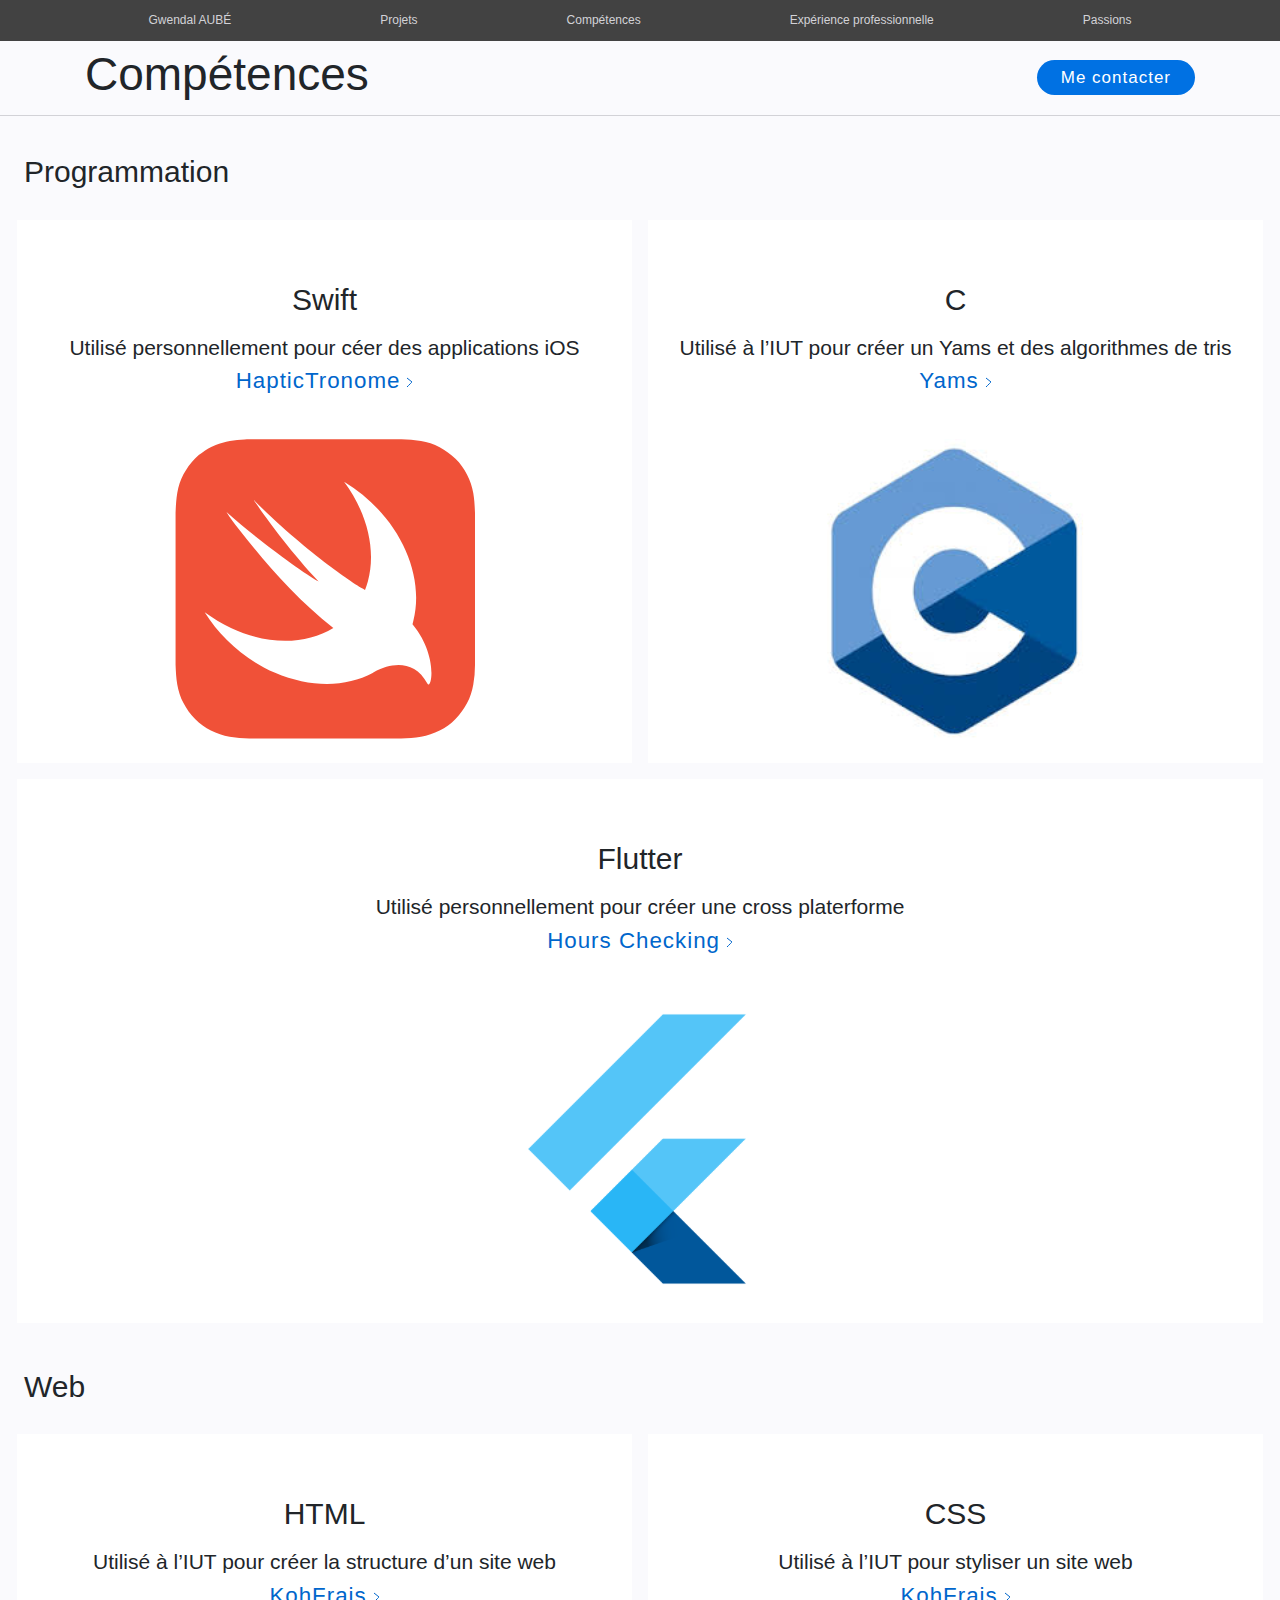
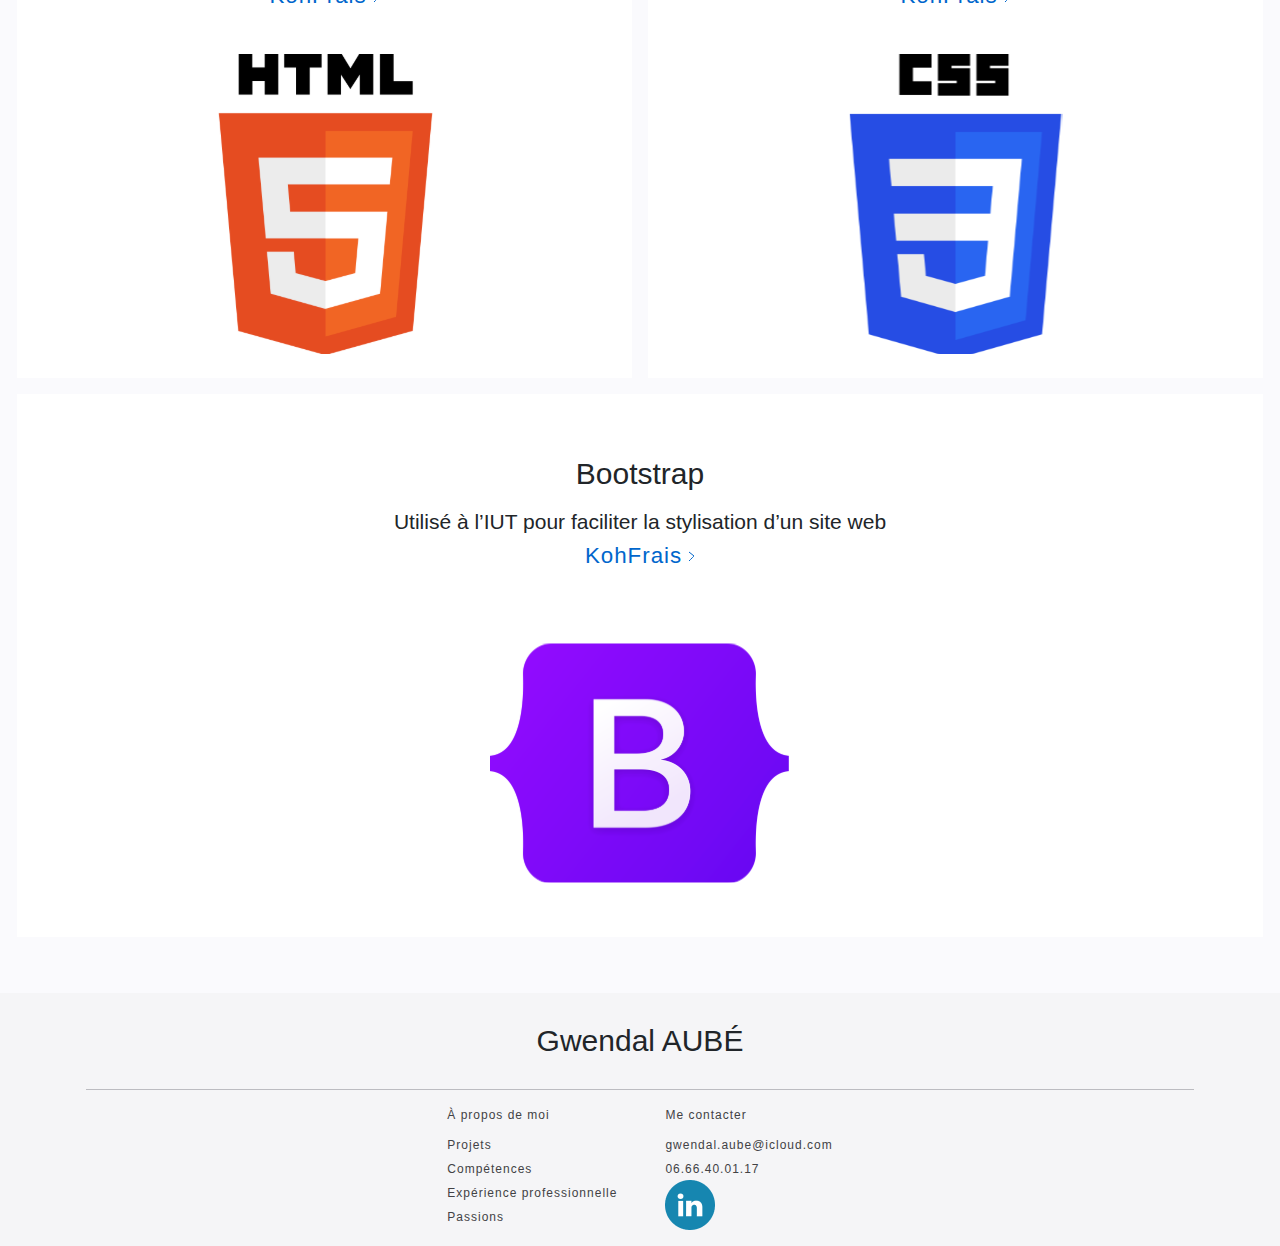
<file: pages/competences.html>
<!DOCTYPE html>
<html lang="fr">
<head>
    <meta charset="UTF-8">
    <title>Portfolio Gwendal - Compétences</title>
    <link rel="stylesheet" href="../bootstrap/css/bootstrap.css">
    <link rel="stylesheet" href="../css/base.css">
    <link rel="stylesheet" href="../css/competences.css">
    <link rel="icon" href="../images/logo/favicon.ico">
</head>
<body>
    <!--en tete-->
    <header>
        <nav class="container p-1">
            <ul class="nav justify-content-around align-items-center">
                <li>
                    <a href="../index.html">Gwendal AUBÉ</a>
                </li>
                <li>
                    <a href="projets.html">Projets</a>
                </li>
                <li>
                    <a href="competences.html">Compétences</a>
                </li>
                <li>
                    <a href="experience.html">Expérience professionnelle</a>
                </li>
                <li>
                    <a href="passions.html">Passions</a>
                </li>
            </ul>
        </nav>
    </header>

    <main>
        <!--en tete-->
        <article class="container-fluid p-3 entete">
            <div class="container d-flex justify-content-between align-items-center">
                <h1>Compétences</h1>

                <section>
                    <a class="p-2 px-4" href="../index.html#formulaire">Me contacter</a>
                </section>
            </div>
        </article>

        <!--Programmation-->
        <article class="m-4">
            <h2>Programmation</h2>
            <section>
                <div class="row">
                    <!--Swift-->
                    <article class="col d-flex flex-column align-items-center pt-5 m-2">
                        <h2 class="m-0">Swift</h2>

                        <p class="m-0">Utilisé personnellement pour céer des applications iOS</p>

                        <p>
                            <a href="hapticTronome.html">HapticTronome</a>
                            <img class="w-unset" src="../images/accueil/chevronBlue.svg">
                        </p>

                        <img class="m-4" src="../images/competences/Swift.svg" alt="Swift" title="Swift" />
                    </article>
                    <!--C-->
                    <article class="col d-flex flex-column align-items-center pt-5 m-2">
                        <h2 class="m-0">C</h2>

                        <p class="m-0">Utilisé à l’IUT pour créer un Yams et des algorithmes de tris</p>

                        <p>
                            <a href="yams.html">Yams</a>
                            <img class="w-unset" src="../images/accueil/chevronBlue.svg">
                        </p>

                        <img class="m-4" src="../images/competences/C.svg" alt="C" title="C" />
                    </article>
                </div>
                <div class="row">
<!--                    &lt;!&ndash;Python&ndash;&gt;-->
<!--                    <article class="col d-flex flex-column align-items-center pt-5 m-2">-->
<!--                        <h2 class="m-0">Python</h2>-->

<!--                        <p class="m-0">Utilisé à l’IUT pour réaliser des parcours de graphes</p>-->

<!--                        <p>-->
<!--                            <a href="">Postier Chinois</a>-->
<!--                        </p>-->

<!--                        <img class="m-4" src="images/competences/Python.svg" alt="Python" title="Python" />-->
<!--                    </article>-->
                    <!--Flutter-->
                    <article class="col d-flex flex-column align-items-center pt-5 m-2">
                        <h2 class="m-0">Flutter</h2>

                        <p class="m-0">Utilisé personnellement pour créer une cross platerforme</p>

                        <p>
                            <a href="hoursChecking.html">Hours Checking</a>
                            <img class="w-unset" src="../images/accueil/chevronBlue.svg">
                        </p>

                        <img class="m-4" src="../images/competences/Flutter.svg" alt="Flutter" title="Flutter" />
                    </article>
                </div>
            </section>
        </article>

        <!--Web-->
        <article class="m-4">
            <h2>Web</h2>
            <section>
                <div class="row">
                    <!--HTML-->
                    <article class="col d-flex flex-column align-items-center pt-5 m-2">
                        <h2 class="m-0">HTML</h2>

                        <p class="m-0">Utilisé à l’IUT pour créer la structure d’un site web</p>

                        <p>
                            <a href="kohFrais.html">KohFrais</a>
                            <img class="w-unset" src="../images/accueil/chevronBlue.svg">
                        </p>

                        <img class="m-4" src="../images/competences/HTML5.svg" alt="HTML" title="HTML" />
                    </article>
                    <!--CSS-->
                    <article class="col d-flex flex-column align-items-center pt-5 m-2">
                        <h2 class="m-0">CSS</h2>

                        <p class="m-0">Utilisé à l’IUT pour styliser un site web</p>

                        <p>
                            <a href="kohFrais.html">KohFrais</a>
                            <img class="w-unset" src="../images/accueil/chevronBlue.svg">
                        </p>

                        <img class="m-4" src="../images/competences/CSS3.svg" alt="CSS" title="CSS" />
                    </article>
                </div>

                <!--Bootstrap-->
                <div class="row">
                    <article class="container-fluid d-flex flex-column align-items-center pt-5 m-2">
                        <h2 class="m-0">Bootstrap</h2>

                        <p class="m-0">Utilisé à l’IUT pour faciliter la stylisation d’un site web</p>

                        <p>
                            <a href="kohFrais.html">KohFrais</a>
                            <img class="w-unset" src="../images/accueil/chevronBlue.svg">
                        </p>

                        <img class="m-4" src="../images/competences/Bootstrap.svg" alt="Bootstrap" title="Bootstrap" />
                    </article>

                </div>
            </section>
        </article>
    </main>

    <footer class="mt-5">
        <section class="container p-3">

            <h2 class="text-center">Gwendal AUBÉ</h2>
            <hr />

            <section class="d-flex justify-content-center">
                <article class="mx-4">
                    <h3>À propos de moi</h3>

                    <ul class="nav flex-column">
                        <li>
                            <a href="projets.html">Projets</a>
                        </li>
                        <li>
                            <a href="competences.html">Compétences</a>
                        </li>
                        <li>
                            <a href="experience.html">Expérience professionnelle</a>
                        </li>
                        <li>
                            <a href="passions.html">Passions</a>
                        </li>
                    </ul>
                </article>
                <article class="mx-4">
                    <h3>Me contacter</h3>

                    <ul class="nav flex-column">
                        <li>
                            <a href="mailto:gwendal.aube@icloud.com">gwendal.aube@icloud.com</a>
                        </li>
                        <li>
                            <a href="tel:0666400117">06.66.40.01.17</a>
                        </li>
                        <li>
                            <a href="https://www.linkedin.com/in/gwendal-aubé-352461208/">
                                <img src="../images/accueil/Linkedin.png" alt="linkedin" title="linkedin"/>
                            </a>
                        </li>
                    </ul>
                </article>
            </section>
        </section>
    </footer>
</body>
</html>
</file>
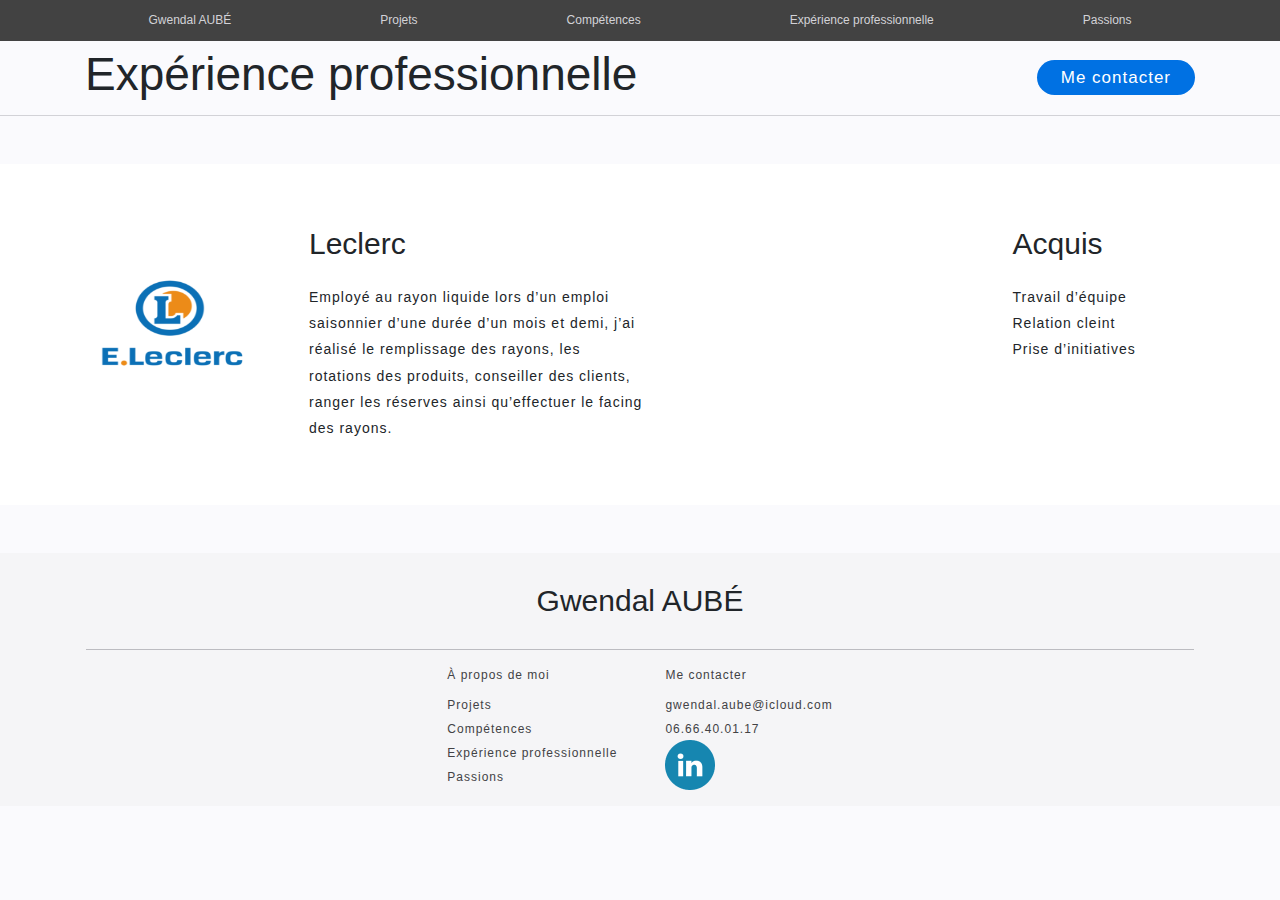
<file: pages/experience.html>
<!DOCTYPE html>
<html lang="fr">
<head>
    <meta charset="UTF-8">
    <title>Portfolio Gwendal - Expérience professionnel</title>
    <link rel="stylesheet" href="../bootstrap/css/bootstrap.css">
    <link rel="stylesheet" href="../css/base.css">
    <link rel="stylesheet" href="../css/experience.css">
    <link rel="icon" href="../images/logo/favicon.ico">
</head>
<body>
    <!--en tete-->
    <header>
        <nav class="container p-1">
            <ul class="nav justify-content-around align-items-center">
                <li>
                    <a href="../index.html">Gwendal AUBÉ</a>
                </li>
                <li>
                    <a href="projets.html">Projets</a>
                </li>
                <li>
                    <a href="competences.html">Compétences</a>
                </li>
                <li>
                    <a href="experience.html">Expérience professionnelle</a>
                </li>
                <li>
                    <a href="passions.html">Passions</a>
                </li>
            </ul>
        </nav>
    </header>

    <main>
        <!--en tete-->
        <article class="container-fluid p-3">
            <div class="container d-flex justify-content-between align-items-center">
                <h1>Expérience professionnelle</h1>

                <section>
                    <a class="p-2 px-4" href="../index.html#formulaire">Me contacter</a>
                </section>
            </div>
        </article>

        <!--leclerc-->
        <section class="container-fluid bg-white p-5 my-5">
            <div class="d-flex flex-lg-row align-items-center flex-column">

                <img class="mx-5" src="../images/experiences/logo-Leclerc%201.svg" alt="leclerc" title="leclerc"/>

                <div class="d-flex flex-lg-row align-items-start flex-column">
                    <article class="col-lg-9">
                        <h2>Leclerc</h2>

                        <p class="p-secondaire col-lg-6 text-left p-0 col">
                            Employé au rayon liquide lors d’un emploi saisonnier
                            d’une durée d’un mois et demi, j’ai réalisé le remplissage
                            des rayons, les rotations des produits, conseiller des clients,
                            ranger les réserves ainsi qu’effectuer le facing des rayons.
                        </p>
                    </article>
                    <article class="col-lg-9">
                        <h2>Acquis</h2>

                        <p class="p-secondaire text-left">
                            Travail d’équipe <br/>
                            Relation cleint <br/>
                            Prise d’initiatives <br/>
                        </p>
                    </article>
                </div>

            </div>
        </section>
    </main>

    <footer class="mt-5">
        <section class="container p-3">

            <h2 class="text-center">Gwendal AUBÉ</h2>
            <hr />

            <section class="d-flex justify-content-center">
                <article class="mx-4">
                    <h3>À propos de moi</h3>

                    <ul class="nav flex-column">
                        <li>
                            <a href="projets.html">Projets</a>
                        </li>
                        <li>
                            <a href="competences.html">Compétences</a>
                        </li>
                        <li>
                            <a href="experience.html">Expérience professionnelle</a>
                        </li>
                        <li>
                            <a href="passions.html">Passions</a>
                        </li>
                    </ul>
                </article>
                <article class="mx-4">
                    <h3>Me contacter</h3>

                    <ul class="nav flex-column">
                        <li>
                            <a href="mailto:gwendal.aube@icloud.com">gwendal.aube@icloud.com</a>
                        </li>
                        <li>
                            <a href="tel:0666400117">06.66.40.01.17</a>
                        </li>
                        <li>
                            <a href="https://www.linkedin.com/in/gwendal-aubé-352461208/">
                                <img src="../images/accueil/Linkedin.png" alt="linkedin" title="linkedin"/>
                            </a>
                        </li>
                    </ul>
                </article>
            </section>
        </section>
    </footer>
</body>
</html>
</file>
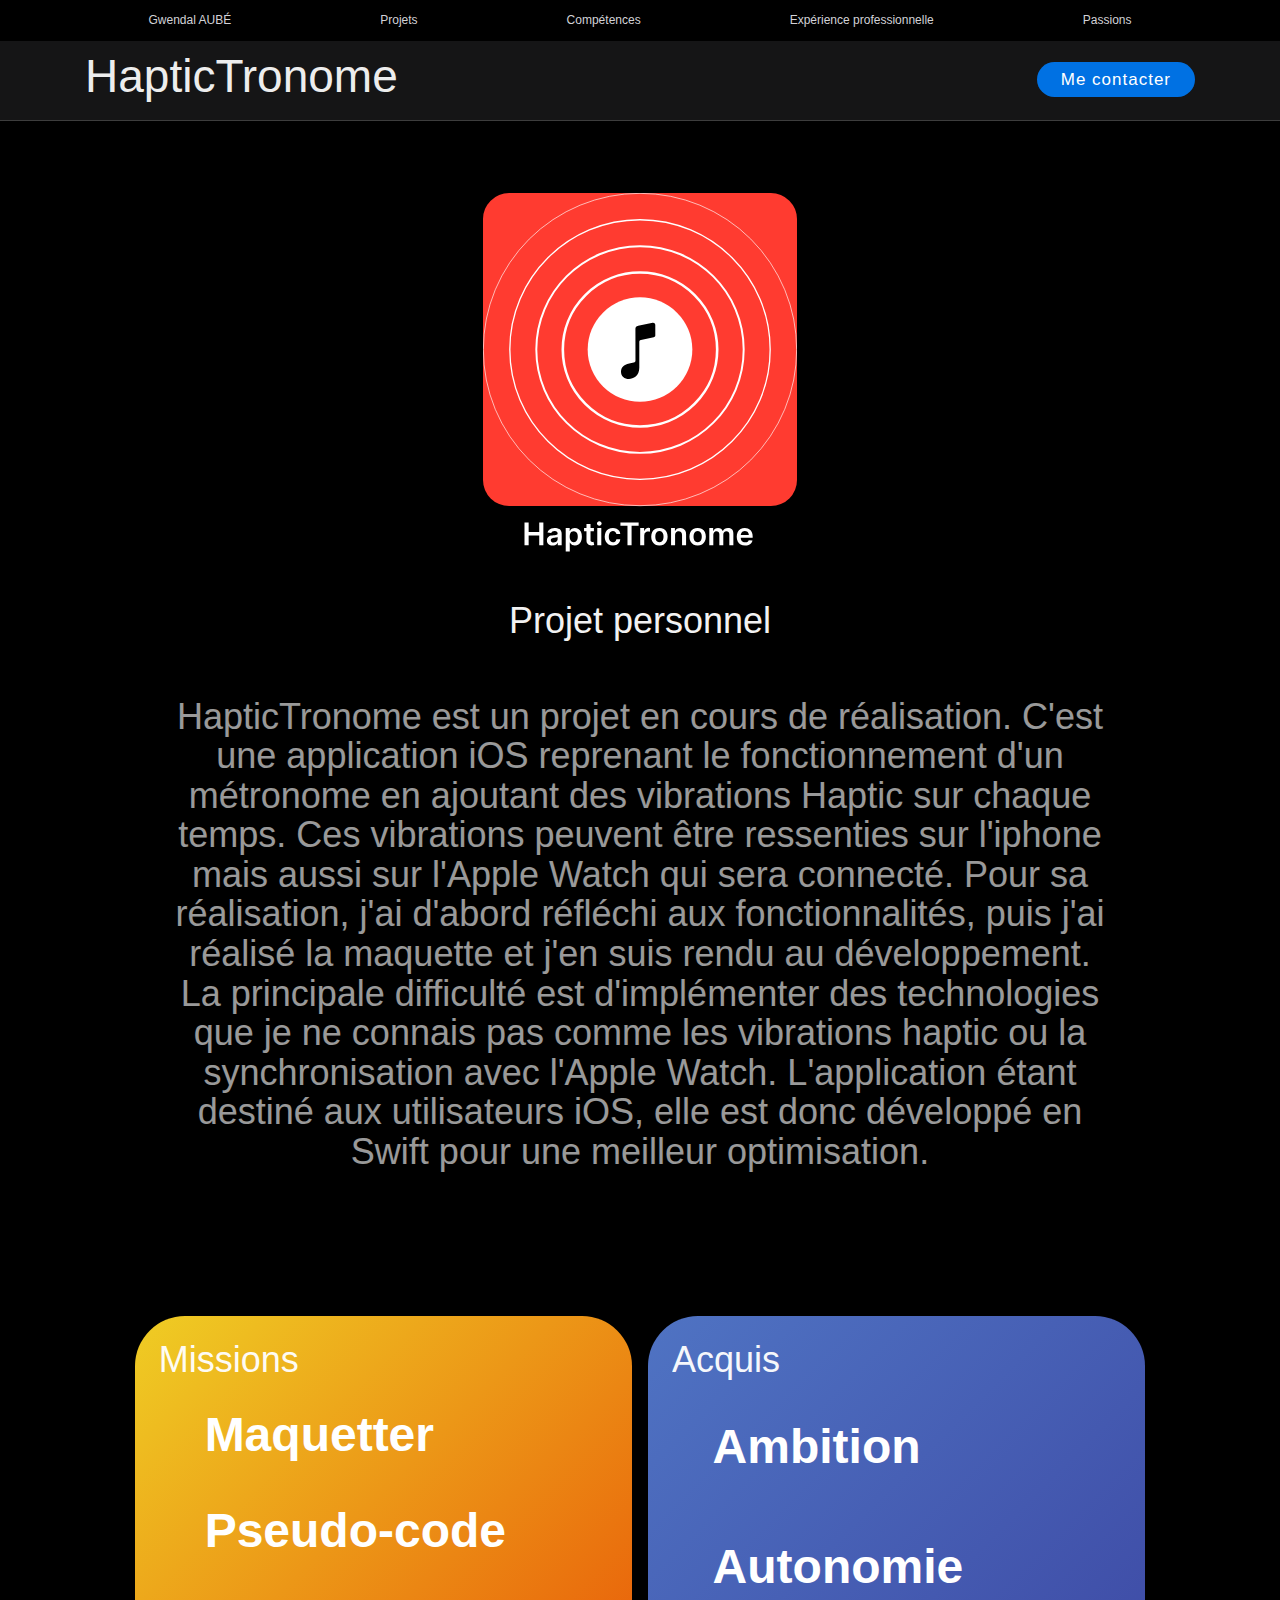
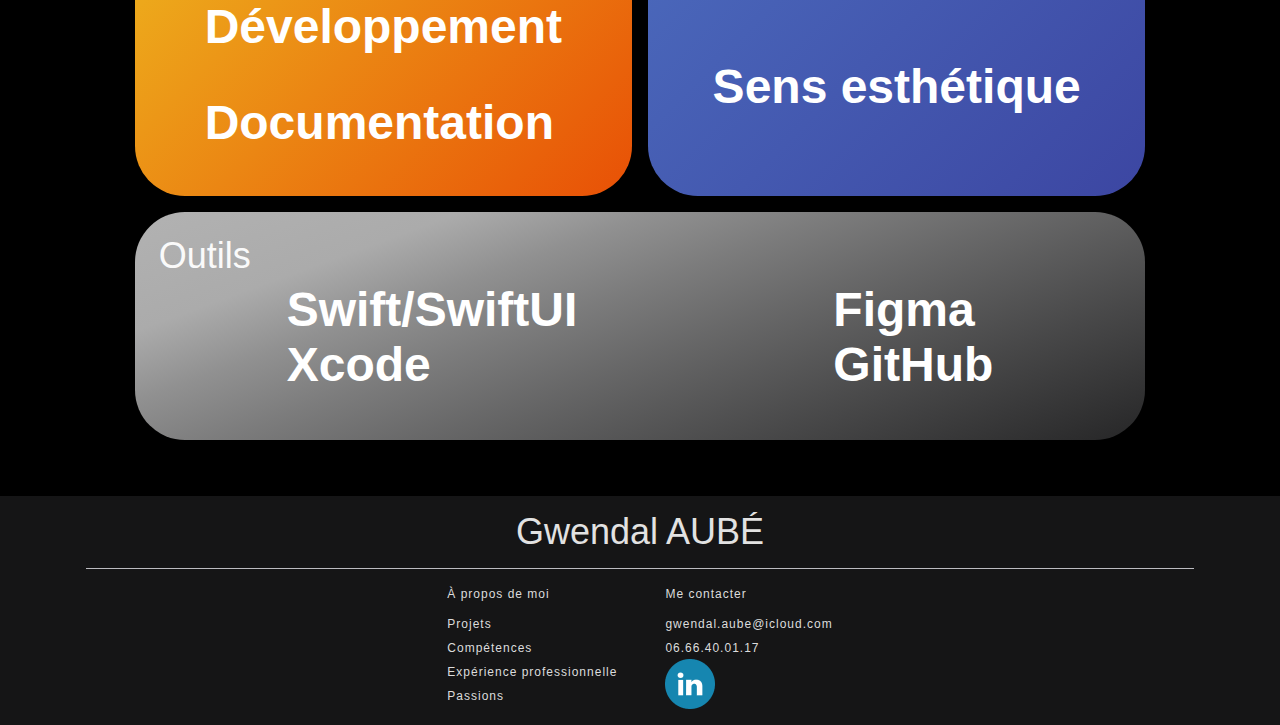
<file: pages/hapticTronome.html>
<!DOCTYPE html>
<html lang="fr">
<head>
    <meta charset="UTF-8">
    <title>Portfolio Gwendal - HapticTronome</title>
    <link rel="stylesheet" href="../bootstrap/css/bootstrap.css">
    <link rel="stylesheet" href="../css/base.css">
    <link rel="stylesheet" href="../css/detailProjet.css">
    <link rel="icon" href="../images/logo/favicon.ico">
</head>
<body>
    <!--en tete-->
    <header>
        <nav class="container p-1">
            <ul class="nav justify-content-around align-items-center">
                <li>
                    <a href="../index.html">Gwendal AUBÉ</a>
                </li>
                <li>
                    <a href="projets.html">Projets</a>
                </li>
                <li>
                    <a href="competences.html">Compétences</a>
                </li>
                <li>
                    <a href="experience.html">Expérience professionnelle</a>
                </li>
                <li>
                    <a href="passions.html">Passions</a>
                </li>
            </ul>
        </nav>
    </header>

    <main>
        <!--en tete-->
        <article class="container-fluid p-3 entete">
            <div class="container d-flex justify-content-between align-items-center">
                <h1>HapticTronome</h1>

                <section>
                    <a class="p-2 px-4" href="../index.html#formulaire">Me contacter</a>
                </section>
            </div>
        </article>

        <!--description-->
        <article class="container p-5">
            <article class="d-flex flex-column justify-content-between align-items-center">
                <img class="hapticTronome m-4" src="../images/detailProjet/hapticTronome/logo%20hapticTronome.svg" alt="HapticTronome" title="HapticTronome"/>
                <h2 class="mt-4">Projet personnel</h2>

                <p class="text-center p-md-5 p-2">
                    HapticTronome est un projet en cours de réalisation. C'est une application iOS reprenant le fonctionnement d'un métronome en ajoutant des vibrations
                    Haptic sur chaque temps. Ces vibrations peuvent être ressenties sur l'iphone mais aussi sur l'Apple Watch qui sera connecté. Pour sa réalisation, j'ai d'abord réfléchi
                    aux fonctionnalités, puis j'ai réalisé la maquette et j'en suis rendu au développement. La principale difficulté est d'implémenter des technologies que je ne connais pas
                    comme les vibrations haptic ou la synchronisation avec l'Apple Watch. L'application étant destiné aux utilisateurs iOS, elle est donc développé en Swift pour une meilleur optimisation.
                </p>
            </article>
        </article>

        <!--details-->
        <section class="m-4 d-flex justify-content-center">
            <div class="col-10">
                <div class="row">

                    <!--missions-->
                    <article class="missions col d-flex flex-column m-2 p-4">
                        <h2>Missions</h2>

                        <div class=" h-100 d-flex justify-content-center">
                            <ul class="nav flex-column justify-content-around">
                                <li class="m-2">Maquetter</li>
                                <li class="m-2">Pseudo-code</li>
                                <li class="m-2">Développement</li>
                                <li class="m-2">Documentation</li>
                            </ul>
                        </div>
                    </article>

                    <!--acquis-->
                    <article class="acquis col d-flex flex-column m-2 p-4">
                        <h2>Acquis</h2>

<!--                        <div class="col d-flex flex-column align-items-center justify-content-center">-->
                        <div class="h-100 d-flex justify-content-center mb-4">
                            <ul class="nav flex-column justify-content-around">
                                <li class="m-2">Ambition</li>
                                <li class="m-2">Autonomie</li>
                                <li class="m-2">Sens esthétique</li>
                            </ul>
                        </div>
<!--                        </div>-->
                    </article>
                </div>

                <!--outils-->
                <div class="row">
                    <article class="outils col d-flex flex-column m-2 p-4">
                        <h2>Outils</h2>

                        <div class="h-100 d-flex justify-content-around">
                            <ul class="nav flex-column mb-4">
                                <li class="m-2">Swift/SwiftUI</li>
                                <li class="m-2">Xcode</li>
                            </ul>
                            <ul class="nav flex-column mb-4">
                                <li class="m-2">Figma</li>
                                <li class="m-2">GitHub</li>
                            </ul>
                        </div>
                    </article>
                </div>
            </div>
        </section>
    </main>

    <footer class="mt-5">
        <section class="container p-3">

            <h2 class="text-center">Gwendal AUBÉ</h2>

            <hr />

            <section class="d-flex justify-content-center">
                <article class="mx-4">
                    <h3>À propos de moi</h3>

                    <ul class="nav flex-column">
                        <li>
                            <a href="projets.html">Projets</a>
                        </li>
                        <li>
                            <a href="competences.html">Compétences</a>
                        </li>
                        <li>
                            <a href="experience.html">Expérience professionnelle</a>
                        </li>
                        <li>
                            <a href="passions.html">Passions</a>
                        </li>
                    </ul>
                </article>
                <article class="mx-4">
                    <h3>Me contacter</h3>

                    <ul class="nav flex-column">
                        <li>
                            <a href="mailto:gwendal.aube@icloud.com">gwendal.aube@icloud.com</a>
                        </li>
                        <li>
                            <a href="tel:0666400117">06.66.40.01.17</a>
                        </li>
                        <li>
                            <a href="https://www.linkedin.com/in/gwendal-aubé-352461208/">
                                <img src="../images/accueil/Linkedin.png" alt="linkedin" title="linkedin"/>
                            </a>
                        </li>
                    </ul>
                </article>
            </section>
        </section>
    </footer>

</body>
</html>
</file>
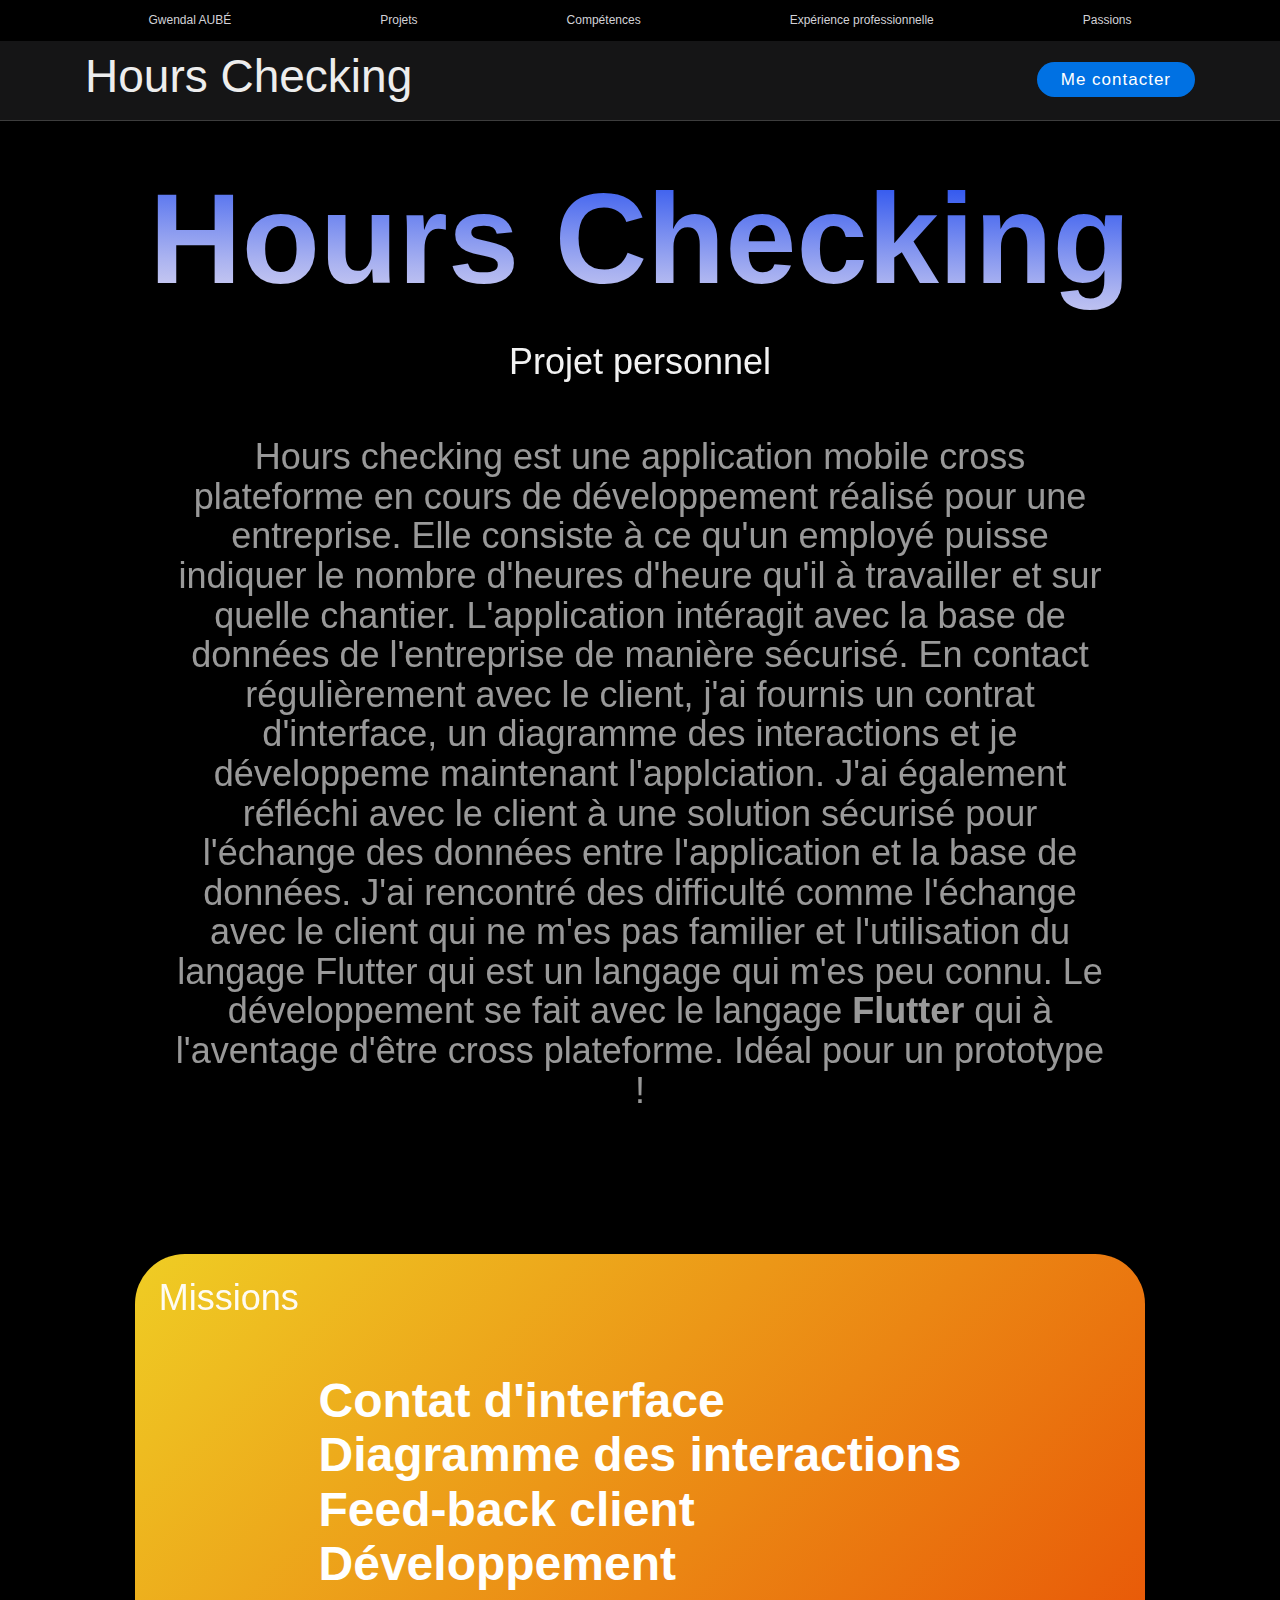
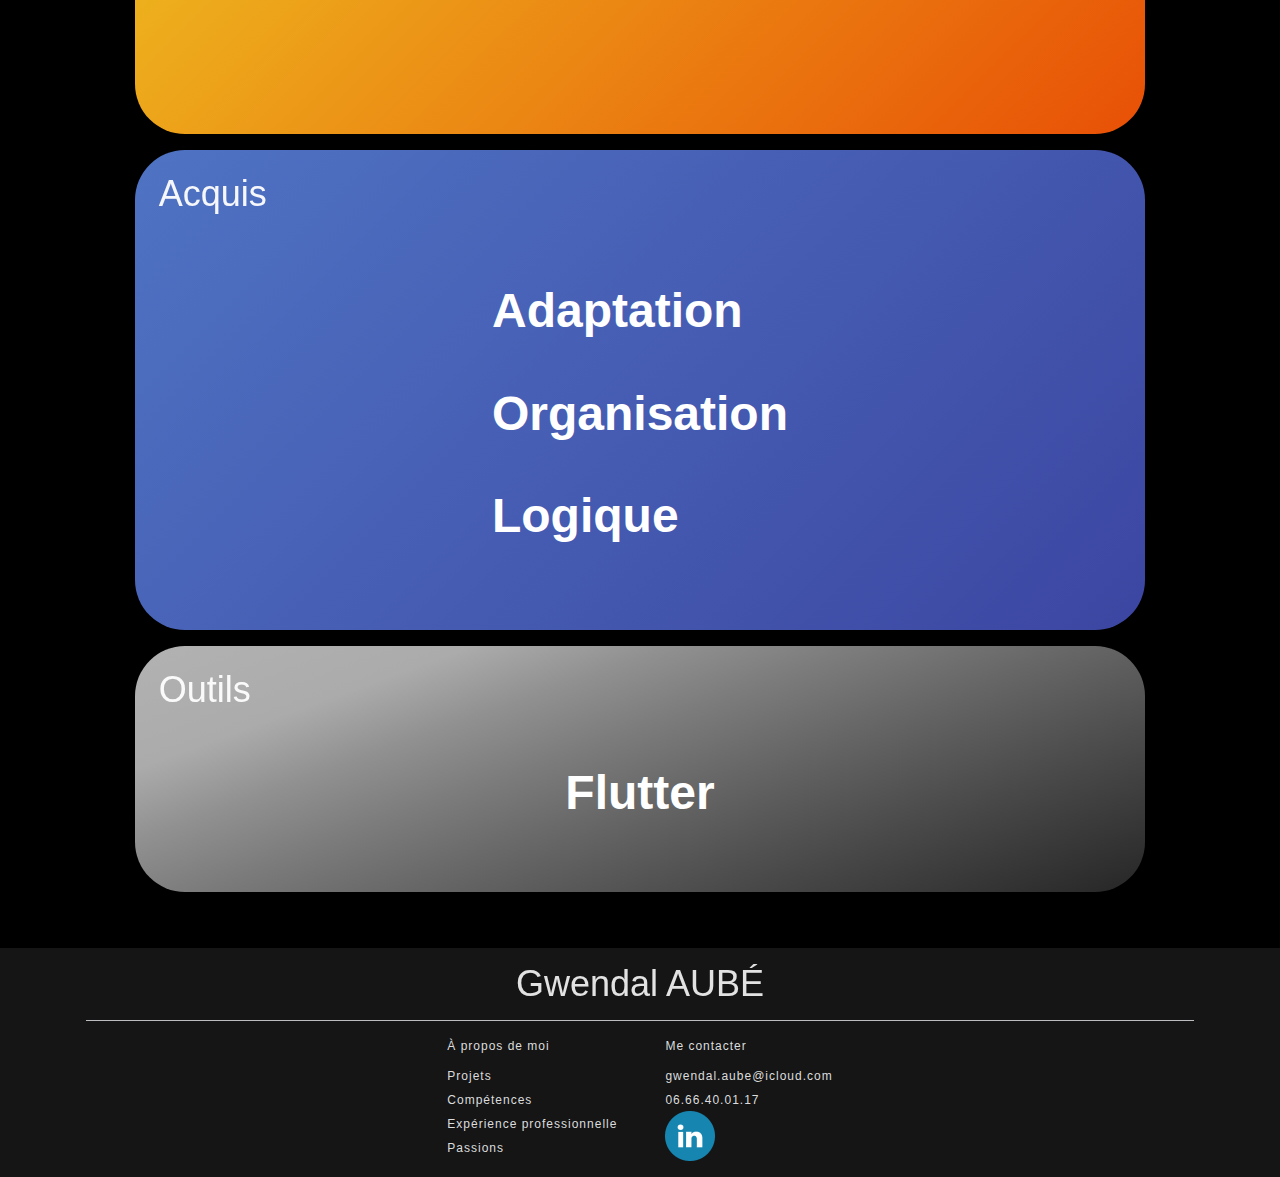
<file: pages/hoursChecking.html>
<!DOCTYPE html>
<html lang="fr">
<head>
    <meta charset="UTF-8">
    <title>Portfolio Gwendal - Hours Checking</title>
    <link rel="stylesheet" href="../bootstrap/css/bootstrap.css">
    <link rel="stylesheet" href="../css/base.css">
    <link rel="stylesheet" href="../css/detailProjet.css">
    <link rel="icon" href="../images/logo/favicon.ico">
</head>
<body>
    <!--en tete-->
    <header>
        <nav class="container p-1">
            <ul class="nav justify-content-around align-items-center">
                <li>
                    <a href="../index.html">Gwendal AUBÉ</a>
                </li>
                <li>
                    <a href="projets.html">Projets</a>
                </li>
                <li>
                    <a href="competences.html">Compétences</a>
                </li>
                <li>
                    <a href="experience.html">Expérience professionnelle</a>
                </li>
                <li>
                    <a href="passions.html">Passions</a>
                </li>
            </ul>
        </nav>
    </header>

    <main>
        <!--en tete-->
        <article class="container-fluid p-3 entete">
            <div class="container d-flex justify-content-between align-items-center">
                <h1>Hours Checking</h1>

                <section>
                    <a class="p-2 px-4" href="../index.html#formulaire">Me contacter</a>
                </section>
            </div>
        </article>

        <!--description-->
        <article class="container p-5">
            <article class="d-flex flex-column justify-content-between align-items-center">
                <h1 class="hoursChecking">Hours Checking</h1>
                <h2 class="mt-4">Projet personnel</h2>

                <p class="text-center p-md-5 p-2">
                    Hours checking est une application mobile cross plateforme en cours de développement réalisé pour une entreprise. Elle consiste à ce qu'un employé
                    puisse indiquer le nombre d'heures d'heure qu'il à travailler et sur quelle chantier. L'application intéragit avec la base de données de l'entreprise de manière sécurisé.
                    En contact régulièrement avec le client, j'ai fournis un contrat d'interface, un diagramme des interactions et je développeme maintenant l'applciation. J'ai également réfléchi avec le client à une solution
                    sécurisé pour l'échange des données entre l'application et la base de données. J'ai rencontré des difficulté comme l'échange avec le client qui ne m'es pas familier et l'utilisation du langage Flutter qui est un langage qui m'es peu connu.
                    Le développement se fait avec le langage <strong>Flutter</strong> qui à l'aventage d'être cross plateforme. Idéal pour un prototype !

                </p>
            </article>
        </article>

        <!--details-->
        <section class="m-4 d-flex justify-content-center">
            <div class="col-10">
                <div class="row">

                    <!--missions-->
                    <article class="missions col d-flex flex-column align-items-start m-2 p-4">
                        <h2>Missions</h2>

                        <div class="container d-flex justify-content-center">
                            <ul class="nav flex-column m-5">
                                <li class="m-2">Contat d'interface</li>
                                <li class="m-2">Diagramme des interactions</li>
                                <li class="m-2">Feed-back client</li>
                                <li class="m-2">Développement</li>
                            </ul>
                        </div>
                    </article>

                    <!--acquis-->
                    <article class="acquis col d-flex flex-column m-2 p-4">
                        <h2>Acquis</h2>
                        <div class="col d-flex flex-column align-items-center justify-content-center">
                            <div class="container d-flex justify-content-center">
                                <ul class="nav flex-column m-5 justify-content-center">
                                    <li class="m-2">Adaptation</li>
                                    <li class="m-2 pt-5">Organisation</li>
                                    <li class="m-2 pt-5">Logique</li>
                                </ul>
                            </div>
                        </div>
                    </article>
                </div>

                <!--outils-->
                <div class="row">
                    <article class="outils col d-flex flex-column align-items-start m-2 p-4">
                        <h2>Outils</h2>

                        <div class="container d-flex justify-content-around">
                            <ul class="nav flex-column m-5">
                                <li class="m-2">Flutter</li>
                            </ul>
                        </div>
                    </article>
                </div>
            </div>
        </section>
    </main>

    <footer class="mt-5">
        <section class="container p-3">

            <h2 class="text-center">Gwendal AUBÉ</h2>

            <hr />

            <section class="d-flex justify-content-center">
                <article class="mx-4">
                    <h3>À propos de moi</h3>

                    <ul class="nav flex-column">
                        <li>
                            <a href="projets.html">Projets</a>
                        </li>
                        <li>
                            <a href="competences.html">Compétences</a>
                        </li>
                        <li>
                            <a href="experience.html">Expérience professionnelle</a>
                        </li>
                        <li>
                            <a href="passions.html">Passions</a>
                        </li>
                    </ul>
                </article>
                <article class="mx-4">
                    <h3>Me contacter</h3>

                    <ul class="nav flex-column">
                        <li>
                            <a href="mailto:gwendal.aube@icloud.com">gwendal.aube@icloud.com</a>
                        </li>
                        <li>
                            <a href="tel:0666400117">06.66.40.01.17</a>
                        </li>
                        <li>
                            <a href="https://www.linkedin.com/in/gwendal-aubé-352461208/">
                                <img src="../images/accueil/Linkedin.png" alt="linkedin" title="linkedin"/>
                            </a>
                        </li>
                    </ul>
                </article>
            </section>
        </section>
    </footer>

</body>
</html>
</file>
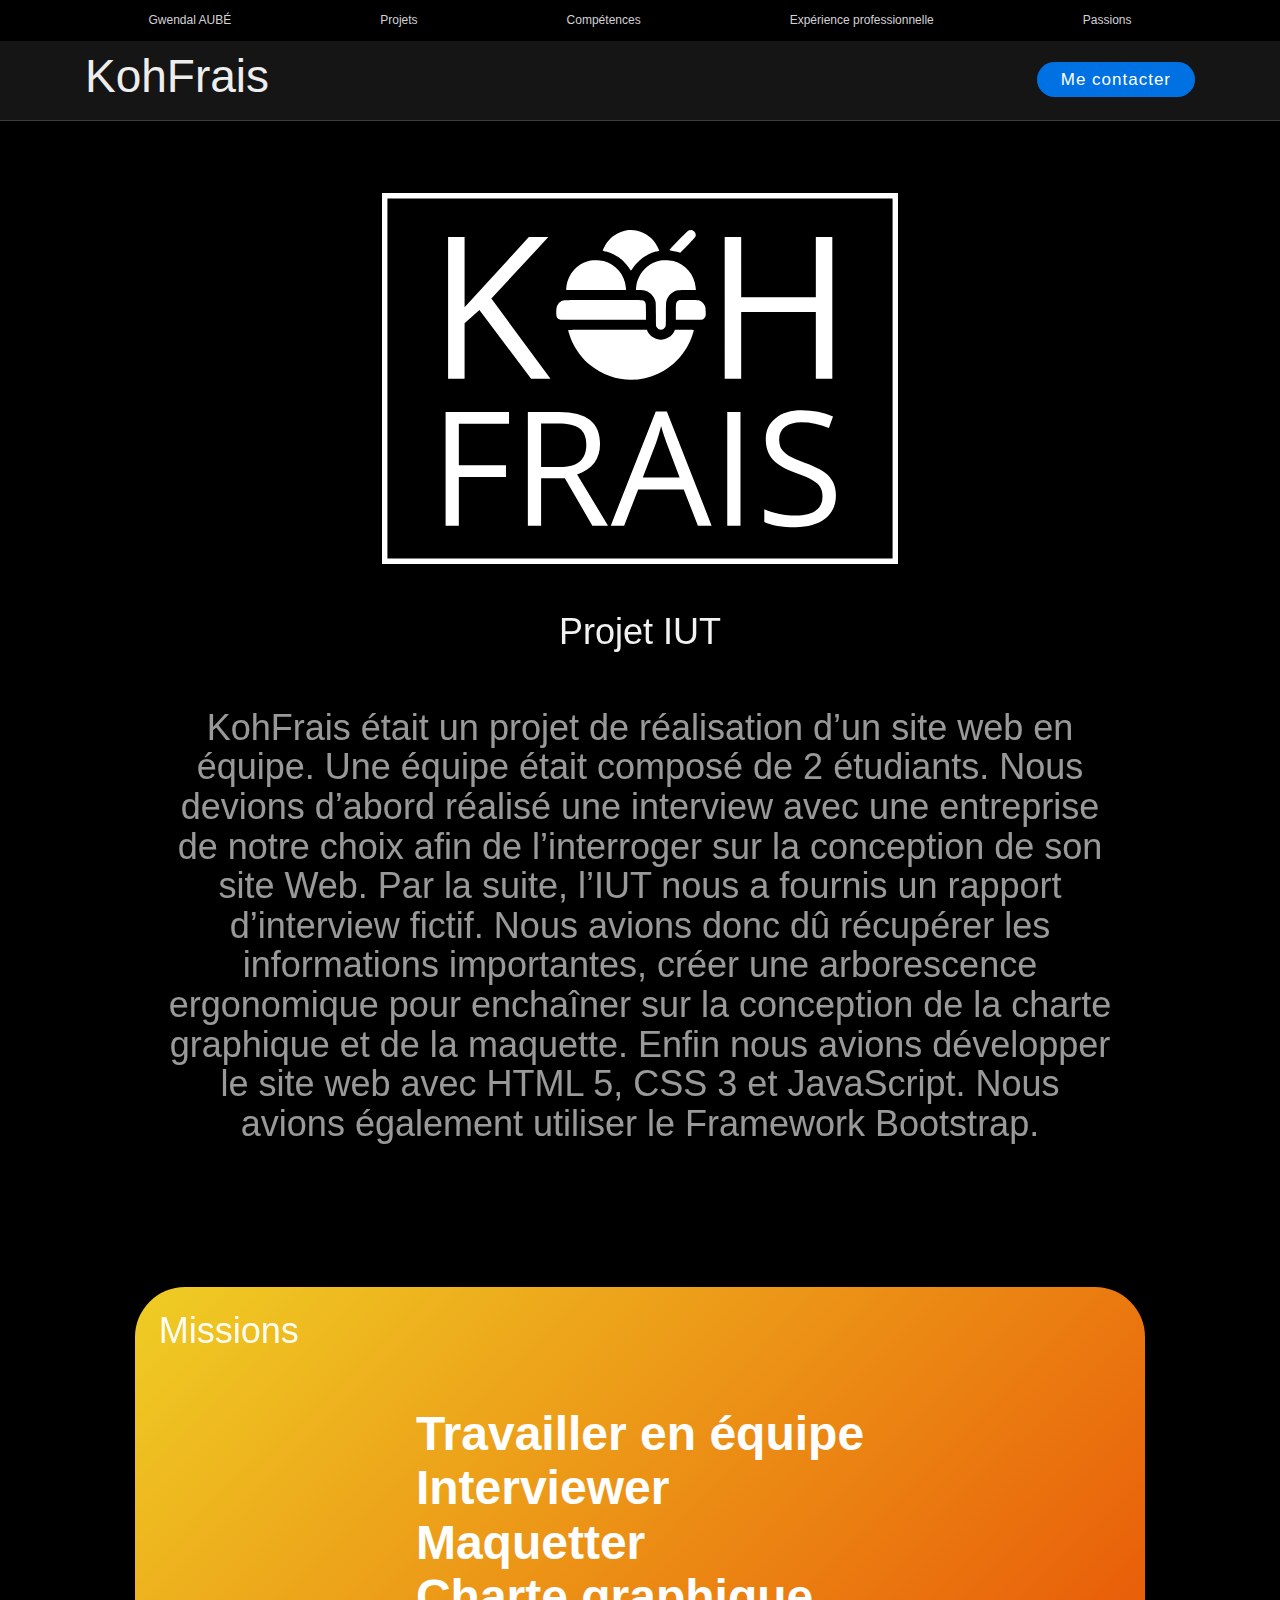
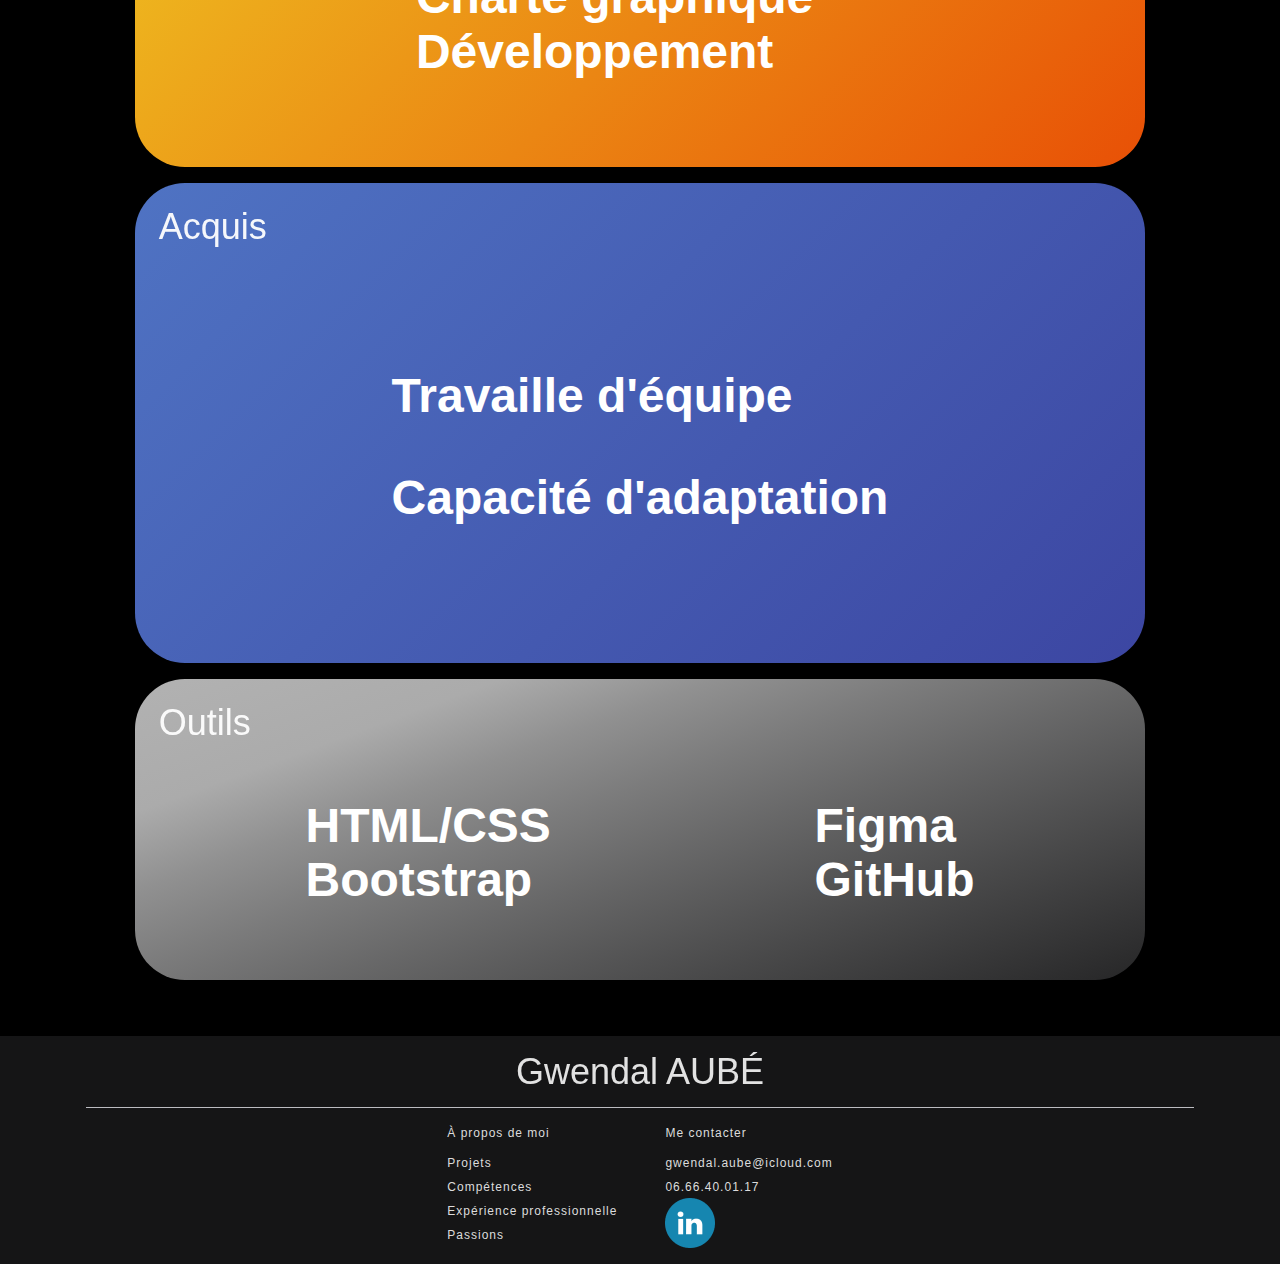
<file: pages/kohFrais.html>
<!DOCTYPE html>
<html lang="fr">
<head>
    <meta charset="UTF-8">
    <title>Portfolio Gwendal - KohFrais</title>
    <link rel="stylesheet" href="../bootstrap/css/bootstrap.css">
    <link rel="stylesheet" href="../css/base.css">
    <link rel="stylesheet" href="../css/detailProjet.css">
    <link rel="icon" href="../images/logo/favicon.ico">
</head>
<body>
    <!--en tete-->
    <header>
        <nav class="container p-1">
            <ul class="nav justify-content-around align-items-center">
                <li>
                    <a href="../index.html">Gwendal AUBÉ</a>
                </li>
                <li>
                    <a href="projets.html">Projets</a>
                </li>
                <li>
                    <a href="competences.html">Compétences</a>
                </li>
                <li>
                    <a href="experience.html">Expérience professionnelle</a>
                </li>
                <li>
                    <a href="passions.html">Passions</a>
                </li>
            </ul>
        </nav>
    </header>

    <main>
        <!--en tete-->
        <article class="container-fluid p-3 entete">
            <div class="container d-flex justify-content-between align-items-center">
                <h1>KohFrais</h1>

                <section>
                    <a class="p-2 px-4" href="../index.html#formulaire">Me contacter</a>
                </section>
            </div>
        </article>

        <!--description-->
        <article class="container p-md-5 p-2">
            <article class="d-flex flex-column justify-content-between align-items-center">
                <img class="m-4" src="../images/detailProjet/kohFrais/logo Koh Frais.svg" alt="KohFrais" title="KohFrais"/>
                <h2 class="mt-4">Projet IUT</h2>

                <p class="text-center p-5">
                    KohFrais était un projet de réalisation d’un site web en équipe. Une équipe était composé de 2 étudiants. Nous devions d’abord réalisé une interview avec une entreprise de notre choix afin de l’interroger sur la conception de son site Web. Par la suite, l’IUT nous a fournis un rapport d’interview fictif. Nous avions donc dû récupérer les informations importantes, créer une arborescence ergonomique pour enchaîner sur la conception de la charte graphique et de la maquette. Enfin nous avions développer le site web avec HTML 5, CSS 3 et JavaScript. Nous avions également utiliser le Framework Bootstrap.
                </p>
            </article>
        </article>

        <!--details-->
        <section class="m-4 d-flex justify-content-center">
            <div class="col-10">
                <div class="row">

                    <!--missions-->
                    <article class="missions col d-flex flex-column align-items-start m-2 p-4">
                        <h2>Missions</h2>

                        <div class="container d-flex justify-content-center">
                            <ul class="nav flex-column m-5">
                                <li class="m-2">Travailler en équipe</li>
                                <li class="m-2">Interviewer</li>
                                <li class="m-2">Maquetter</li>
                                <li class="m-2">Charte graphique</li>
                                <li class="m-2">Développement</li>
                            </ul>
                        </div>
                    </article>

                    <!--acquis-->
                    <article class="acquis col d-flex flex-column m-2 p-4">
                        <h2>Acquis</h2>
                        <div class="col d-flex flex-column align-items-center justify-content-center">
                            <div class="container d-flex justify-content-center">
                                <ul class="nav flex-column m-5 justify-content-center">
                                    <li class="m-2">Travaille d'équipe</li>
                                    <li class="m-2 pt-5">Capacité d'adaptation</li>
                                </ul>
                            </div>
                        </div>
                    </article>
                </div>

                <!--outils-->
                <div class="row">
                    <article class="outils col d-flex flex-column align-items-start m-2 p-4">
                        <h2>Outils</h2>

                        <div class="container d-flex justify-content-around">
                            <ul class="nav flex-column m-5">
                                <li class="m-2">HTML/CSS</li>
                                <li class="m-2">Bootstrap</li>
                            </ul>
                            <ul class="nav flex-column m-5">
                                <li class="m-2">Figma</li>
                                <li class="m-2">GitHub</li>
                            </ul>
                        </div>
                    </article>
                </div>
            </div>
        </section>
    </main>

    <footer class="mt-5">
        <section class="container p-3">

            <h2 class="text-center">Gwendal AUBÉ</h2>

            <hr />

            <section class="d-flex justify-content-center">
                <article class="mx-4">
                    <h3>À propos de moi</h3>

                    <ul class="nav flex-column">
                        <li>
                            <a href="projets.html">Projets</a>
                        </li>
                        <li>
                            <a href="competences.html">Compétences</a>
                        </li>
                        <li>
                            <a href="experience.html">Expérience professionnelle</a>
                        </li>
                        <li>
                            <a href="passions.html">Passions</a>
                        </li>
                    </ul>
                </article>
                <article class="mx-4">
                    <h3>Me contacter</h3>

                    <ul class="nav flex-column">
                        <li>
                            <a href="mailto:gwendal.aube@icloud.com">gwendal.aube@icloud.com</a>
                        </li>
                        <li>
                            <a href="tel:0666400117">06.66.40.01.17</a>
                        </li>
                        <li>
                            <a href="https://www.linkedin.com/in/gwendal-aubé-352461208/">
                                <img src="../images/accueil/Linkedin.png" alt="linkedin" title="linkedin"/>
                            </a>
                        </li>
                    </ul>
                </article>
            </section>
        </section>
    </footer>

</body>
</html>
</file>
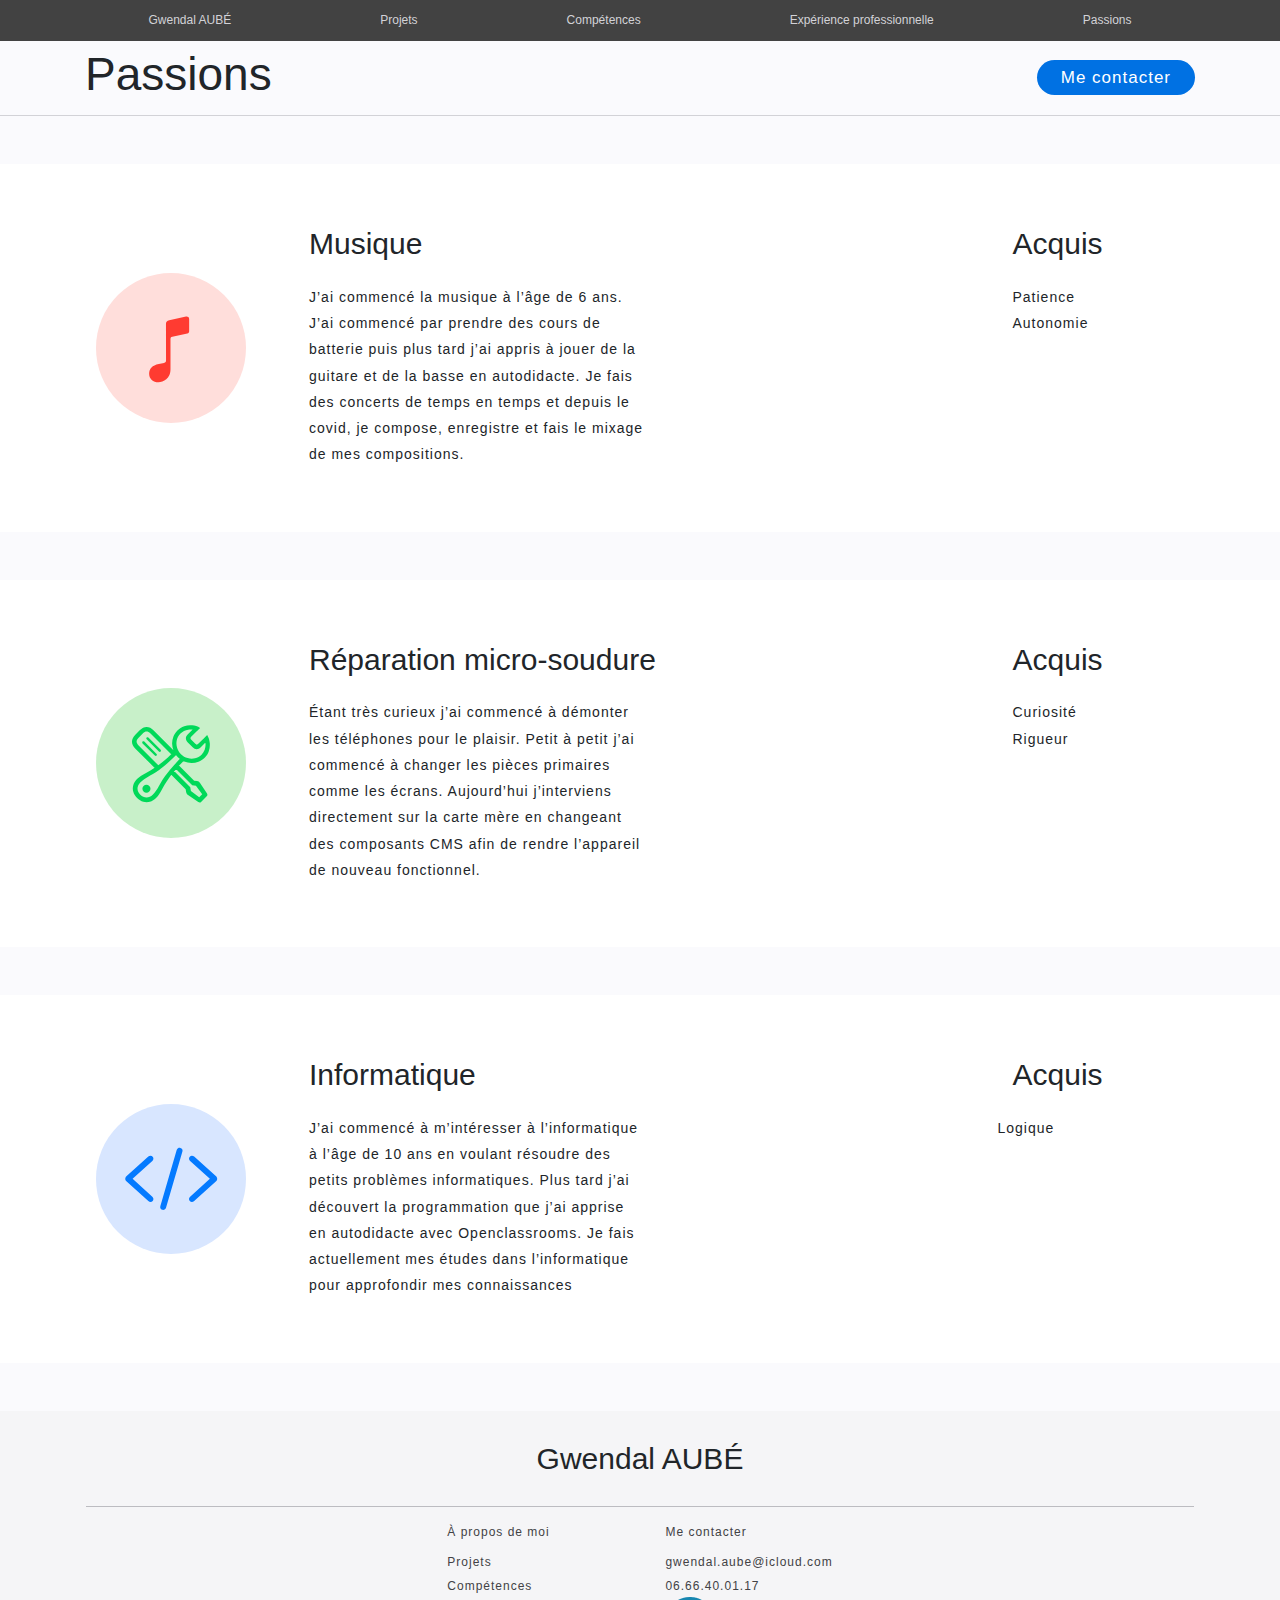
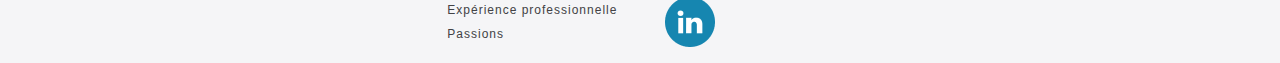
<file: pages/passions.html>
<!DOCTYPE html>
<html lang="fr">
<head>
    <meta charset="UTF-8">
    <title>Portfolio Gwendal - Passions</title>
    <link rel="stylesheet" href="../bootstrap/css/bootstrap.css">
    <link rel="stylesheet" href="../css/base.css">
    <link rel="stylesheet" href="../css/experience.css">
    <link rel="icon" href="../images/logo/favicon.ico">
</head>
<body>
    <!--en tete-->
    <header>
        <nav class="container p-1">
            <ul class="nav justify-content-around align-items-center">
                <li>
                    <a href="../index.html">Gwendal AUBÉ</a>
                </li>
                <li>
                    <a href="projets.html">Projets</a>
                </li>
                <li>
                    <a href="competences.html">Compétences</a>
                </li>
                <li>
                    <a href="experience.html">Expérience professionnelle</a>
                </li>
                <li>
                    <a href="passions.html">Passions</a>
                </li>
            </ul>
        </nav>
    </header>

    <main>
        <!--en tete-->
        <article class="container-fluid p-3">
            <div class="container d-flex justify-content-between align-items-center">
                <h1>Passions</h1>

                <section>
                    <a class="p-2 px-4" href="../index.html#formulaire">Me contacter</a>
                </section>
            </div>
        </article>

        <!--Musique-->
        <section class="container-fluid bg-white p-5 my-5">
            <div class="d-flex flex-lg-row align-items-center flex-column">
                <img class="mx-5" src="../images/passions/musique.svg" alt="musique" title="musique"/>

                <div class="d-flex flex-lg-row align-items-start flex-column">
                    <article class="col-lg-9">
                        <h2>Musique</h2>

                        <p class="p-secondaire col-lg-6 text-left p-0 col">
                            J’ai commencé la musique à l’âge de 6 ans. J’ai commencé
                            par prendre des cours de batterie puis plus tard j’ai appris à
                            jouer de la guitare et de la basse en autodidacte. Je fais des
                            concerts de temps en temps et depuis le covid, je compose,
                            enregistre et fais le mixage de mes compositions.
                        </p>
                    </article>
                    <article class="col-lg-9">
                        <h2>Acquis</h2>

                        <p class="p-secondaire text-left">
                            Patience <br/>
                            Autonomie <br/>
                        </p>
                    </article>
                </div>
            </div>
        </section>

        <!--reparation micro-soudure-->
        <section class="container-fluid bg-white p-5 my-5">
            <div class="d-flex flex-lg-row align-items-center flex-column">
                <img class="mx-5" src="../images/passions/reparation.svg" alt="reparation" title="reparation"/>

                <div class="d-flex flex-lg-row align-items-start flex-column">
                    <article class="col-lg-9">
                        <h2>Réparation micro-soudure</h2>

                        <p class="p-secondaire col-lg-6 text-left p-0 col">
                            Étant très curieux j’ai commencé à démonter les téléphones pour le plaisir. Petit à petit j’ai commencé à changer les pièces primaires comme les écrans. Aujourd’hui j’interviens directement sur la carte mère en changeant des composants CMS afin de rendre l’appareil de nouveau fonctionnel.
                        </p>
                    </article>
                    <article class="col-lg-9">
                        <h2>Acquis</h2>

                        <p class="p-secondaire text-left">
                            Curiosité <br/>
                            Rigueur <br/>
                        </p>
                    </article>
                </div>
            </div>
        </section>

        <!--Informatique-->
        <section class="container-fluid bg-white p-5 my-5">
            <div class="d-flex flex-lg-row align-items-center flex-column">
                <img class="mx-5" src="../images/passions/informatique.svg" alt="informatique" title="imformatique"/>

                <div class="d-flex flex-lg-row align-items-start flex-column">
                    <article class="col-lg-9">
                        <h2>Informatique</h2>

                        <p class="p-secondaire col-lg-6 text-left p-0 col">
                            J’ai commencé à m’intéresser à l’informatique à l’âge de 10 ans en voulant résoudre des petits problèmes informatiques. Plus tard j’ai découvert la programmation que j’ai apprise en autodidacte avec Openclassrooms. Je fais actuellement mes études dans l’informatique pour approfondir mes connaissances
                        </p>
                    </article>
                    <article>
                        <h2 class="col-lg-9">Acquis</h2>

                        <p class="p-secondaire text-left">
                            Logique <br/>
                        </p>
                    </article>
                </div>
            </div>
        </section>
    </main>

    <footer class="mt-5">
        <section class="container p-3">

            <h2 class="text-center">Gwendal AUBÉ</h2>
            <hr />

            <section class="d-flex justify-content-center">
                <article class="mx-4">
                    <h3>À propos de moi</h3>

                    <ul class="nav flex-column">
                        <li>
                            <a href="projets.html">Projets</a>
                        </li>
                        <li>
                            <a href="competences.html">Compétences</a>
                        </li>
                        <li>
                            <a href="experience.html">Expérience professionnelle</a>
                        </li>
                        <li>
                            <a href="passions.html">Passions</a>
                        </li>
                    </ul>
                </article>
                <article class="mx-4">
                    <h3>Me contacter</h3>

                    <ul class="nav flex-column">
                        <li>
                            <a href="mailto:gwendal.aube@icloud.com">gwendal.aube@icloud.com</a>
                        </li>
                        <li>
                            <a href="tel:0666400117">06.66.40.01.17</a>
                        </li>
                        <li>
                            <a href="https://www.linkedin.com/in/gwendal-aubé-352461208/">
                                <img src="../images/accueil/Linkedin.png" alt="linkedin" title="linkedin"/>
                            </a>
                        </li>
                    </ul>
                </article>
            </section>
        </section>
    </footer>
</body>
</html>
</file>
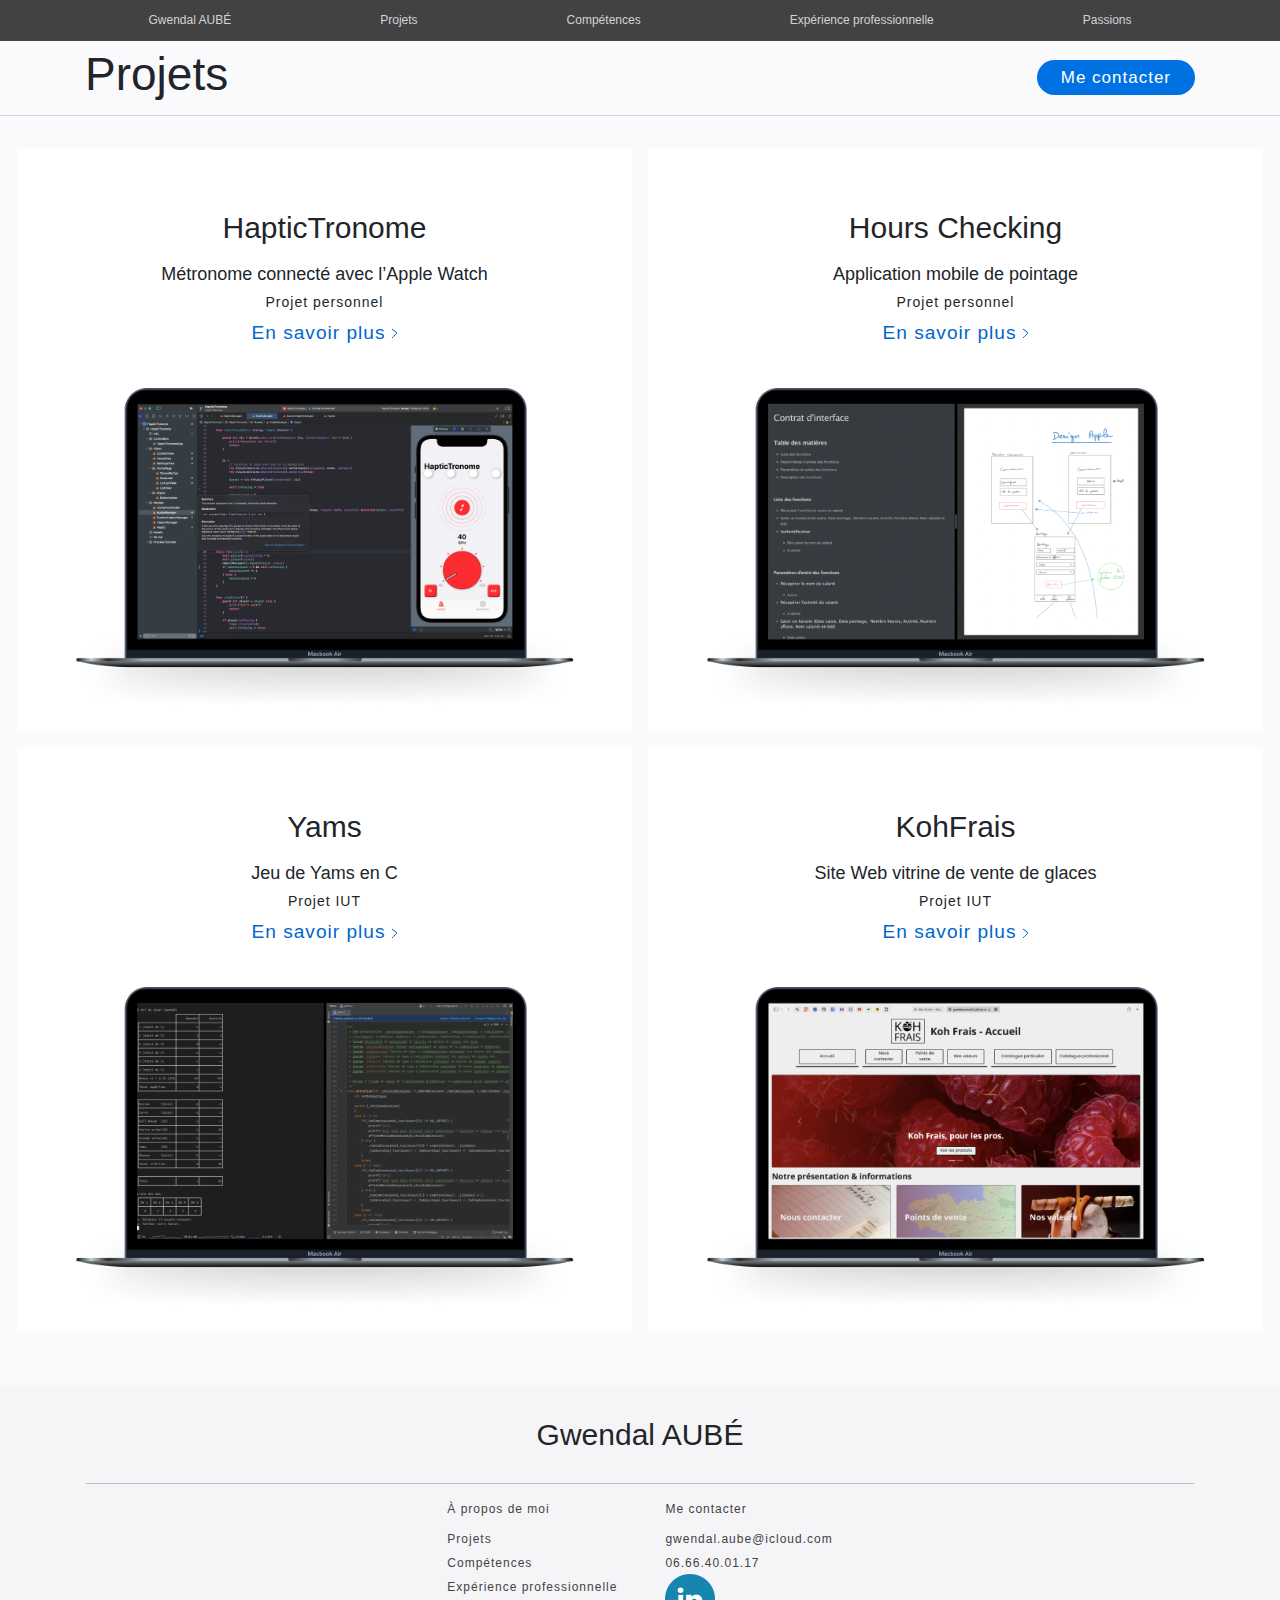
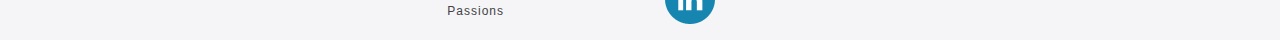
<file: pages/projets.html>
<!DOCTYPE html>
<html lang="fr">
<head>
    <meta charset="UTF-8">
    <title>Portfolio Gwendal - Projets</title>
    <link rel="stylesheet" href="../bootstrap/css/bootstrap.css">
    <link rel="stylesheet" href="../css/base.css">
    <link rel="stylesheet" href="../css/projets.css">
    <link rel="icon" href="../images/logo/favicon.ico">
</head>
<body>
    <!--en tete-->
    <header>
        <nav class="container p-1">
            <ul class="nav justify-content-around align-items-center">
                <li>
                    <a href="../index.html">Gwendal AUBÉ</a>
                </li>
                <li>
                    <a href="projets.html">Projets</a>
                </li>
                <li>
                    <a href="competences.html">Compétences</a>
                </li>
                <li>
                    <a href="experience.html">Expérience professionnelle</a>
                </li>
                <li>
                    <a href="passions.html">Passions</a>
                </li>
            </ul>
        </nav>
    </header>

    <main>
        <!--en tete-->
        <article class="container-fluid p-3">
            <div class="container d-flex justify-content-between align-items-center">
                <h1>Projets</h1>

                <section>
                    <a class="p-2 px-4" href="../index.html#formulaire">Me contacter</a>
                </section>
            </div>
        </article>

        <!--projets-->
        <section class="m-4">
            <div class="row">
                <!--hapticTronome-->
                <article class="col d-flex flex-column align-items-center pt-5 m-2">
                    <h2 class="m-0">HapticTronome</h2>

                    <p class="m-0">Métronome connecté avec l’Apple Watch</p>
                    <p class="p-secondaire m-0">Projet personnel</p>

                    <p>
                        <a href="hapticTronome.html">En savoir plus</a>
                        <img class="w-unset" src="../images/accueil/chevronBlue.svg" alt="" title="">
                    </p>

                    <img class="m-4" src="../images/accueil/hapticTronome.png" alt="HapticTronome" title="hapticTronome" />
                </article>
                <!--hoursChecking-->
                <article class="col d-flex flex-column align-items-center pt-5 m-2">
                    <h2 class="m-0">Hours Checking</h2>

                    <p class="m-0">Application mobile de pointage</p>
                    <p class="p-secondaire m-0">Projet personnel</p>

                    <p>
                        <a href="hoursChecking.html">En savoir plus</a>
                        <img class="w-unset" src="../images/accueil/chevronBlue.svg">
                    </p>

                    <img class="m-4" src="../images/projets/hoursChecking.png" alt="Hour Checking" title="Hour Checking" />
                </article>
            </div>
            <div class="row">
                <!--yams-->
                <article class="col d-flex flex-column align-items-center pt-5 m-2">
                    <h2 class="m-0">Yams</h2>

                    <p class="m-0">Jeu de Yams en C</p>
                    <p class="p-secondaire m-0">Projet IUT</p>

                    <p>
                        <a href="yams.html">En savoir plus</a>
                        <img class="w-unset" src="../images/accueil/chevronBlue.svg">
                    </p>

                    <img class="m-4" src="../images/projets/yams.png" alt="Yams" title="Yams" />
                </article>
                <!--kohFrais-->
                <article class="col d-flex flex-column align-items-center pt-5 m-2">
                    <h2 class="m-0">KohFrais</h2>

                    <p class="m-0">Site Web vitrine de vente de glaces</p>
                    <p class="p-secondaire m-0">Projet IUT</p>

                    <p>
                        <a href="kohFrais.html">En savoir plus</a>
                        <img class="w-unset" src="../images/accueil/chevronBlue.svg">
                    </p>

                    <img class="m-4" src="../images/projets/kohFrais.png" alt="KohFrais" title="KohFrais" />
                </article>
            </div>
        </section>
    </main>

    <footer class="mt-5">
        <section class="container p-3">

            <h2 class="text-center">Gwendal AUBÉ</h2>
            <hr />

            <section class="d-flex justify-content-center">
                <article class="mx-4">
                    <h3>À propos de moi</h3>

                    <ul class="nav flex-column">
                        <li>
                            <a href="projets.html">Projets</a>
                        </li>
                        <li>
                            <a href="competences.html">Compétences</a>
                        </li>
                        <li>
                            <a href="experience.html">Expérience professionnelle</a>
                        </li>
                        <li>
                            <a href="passions.html">Passions</a>
                        </li>
                    </ul>
                </article>
                <article class="mx-4">
                    <h3>Me contacter</h3>

                    <ul class="nav flex-column">
                        <li>
                            <a href="mailto:gwendal.aube@icloud.com">gwendal.aube@icloud.com</a>
                        </li>
                        <li>
                            <a href="tel:0666400117">06.66.40.01.17</a>
                        </li>
                        <li>
                            <a href="https://www.linkedin.com/in/gwendal-aubé-352461208/">
                                <img src="../images/accueil/Linkedin.png" alt="linkedin" title="linkedin"/>
                            </a>
                        </li>
                    </ul>
                </article>
            </section>
        </section>
    </footer>
</body>
</html>
</file>
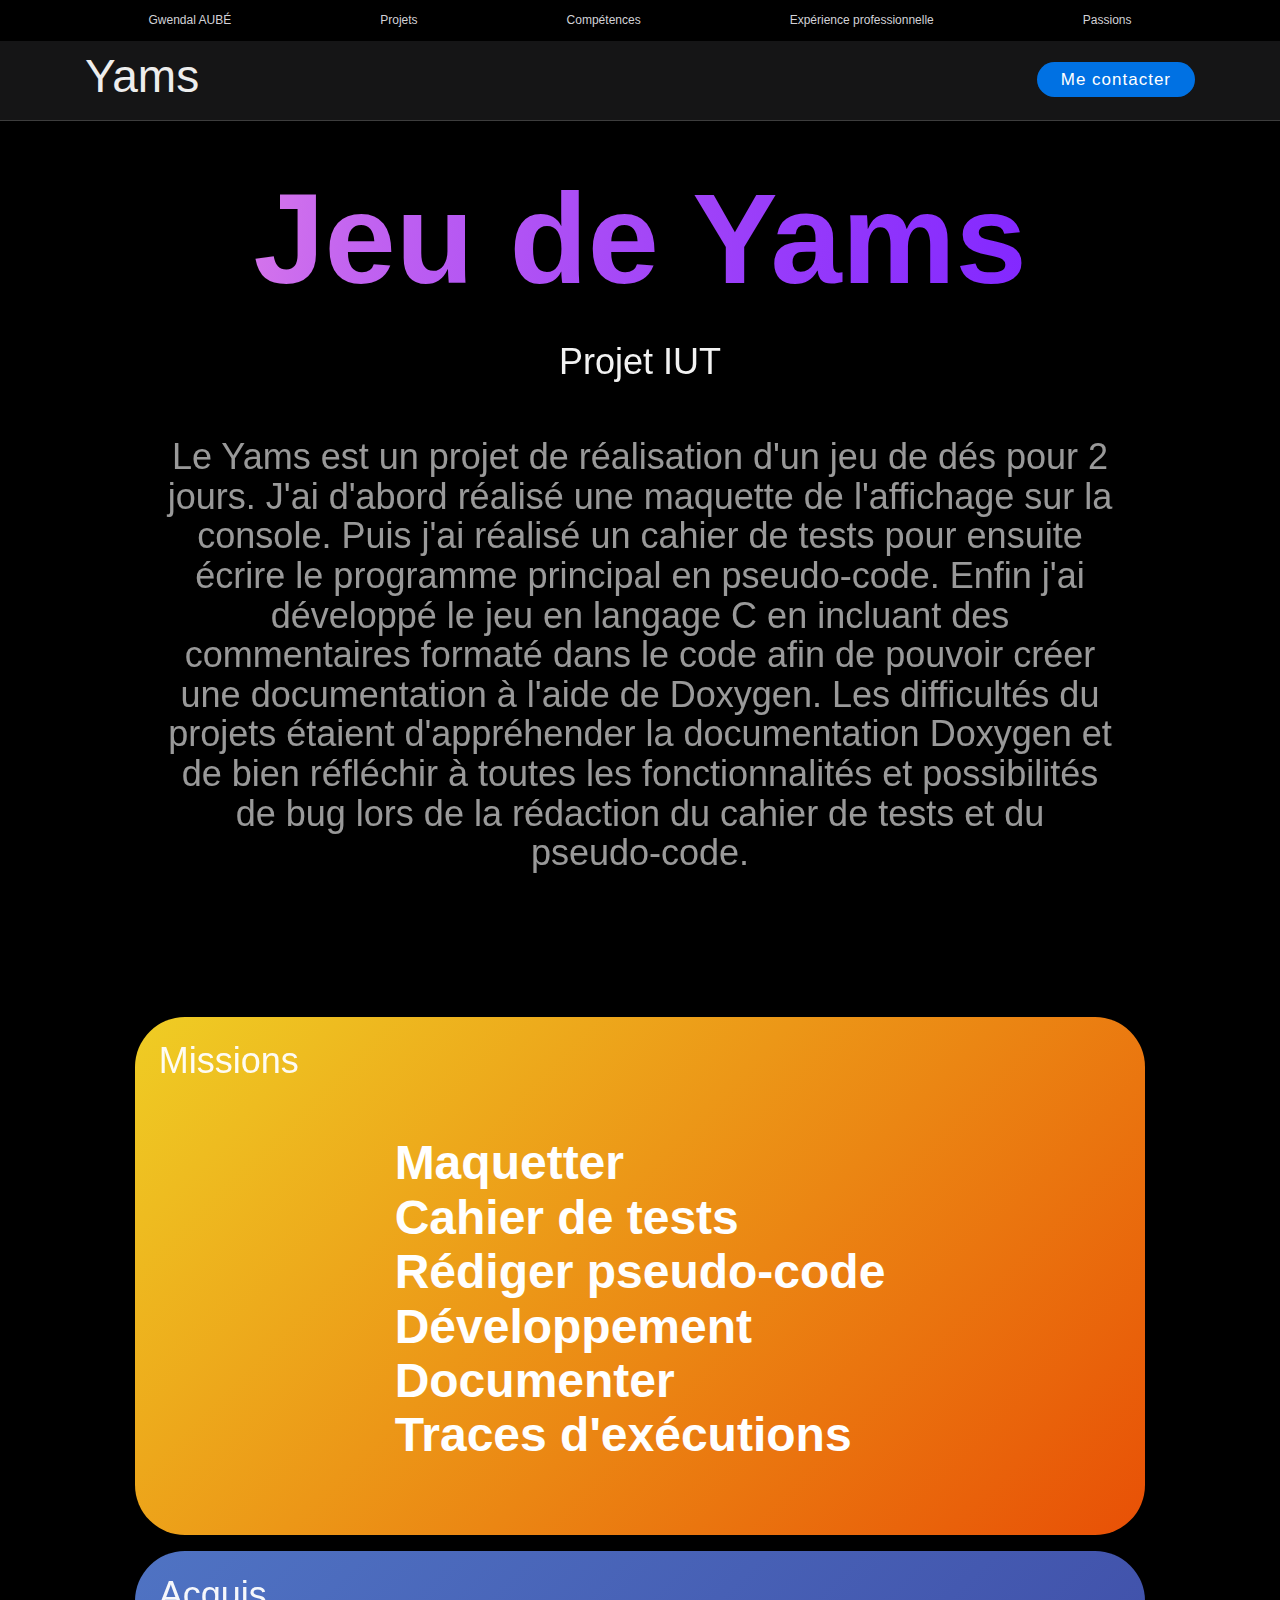
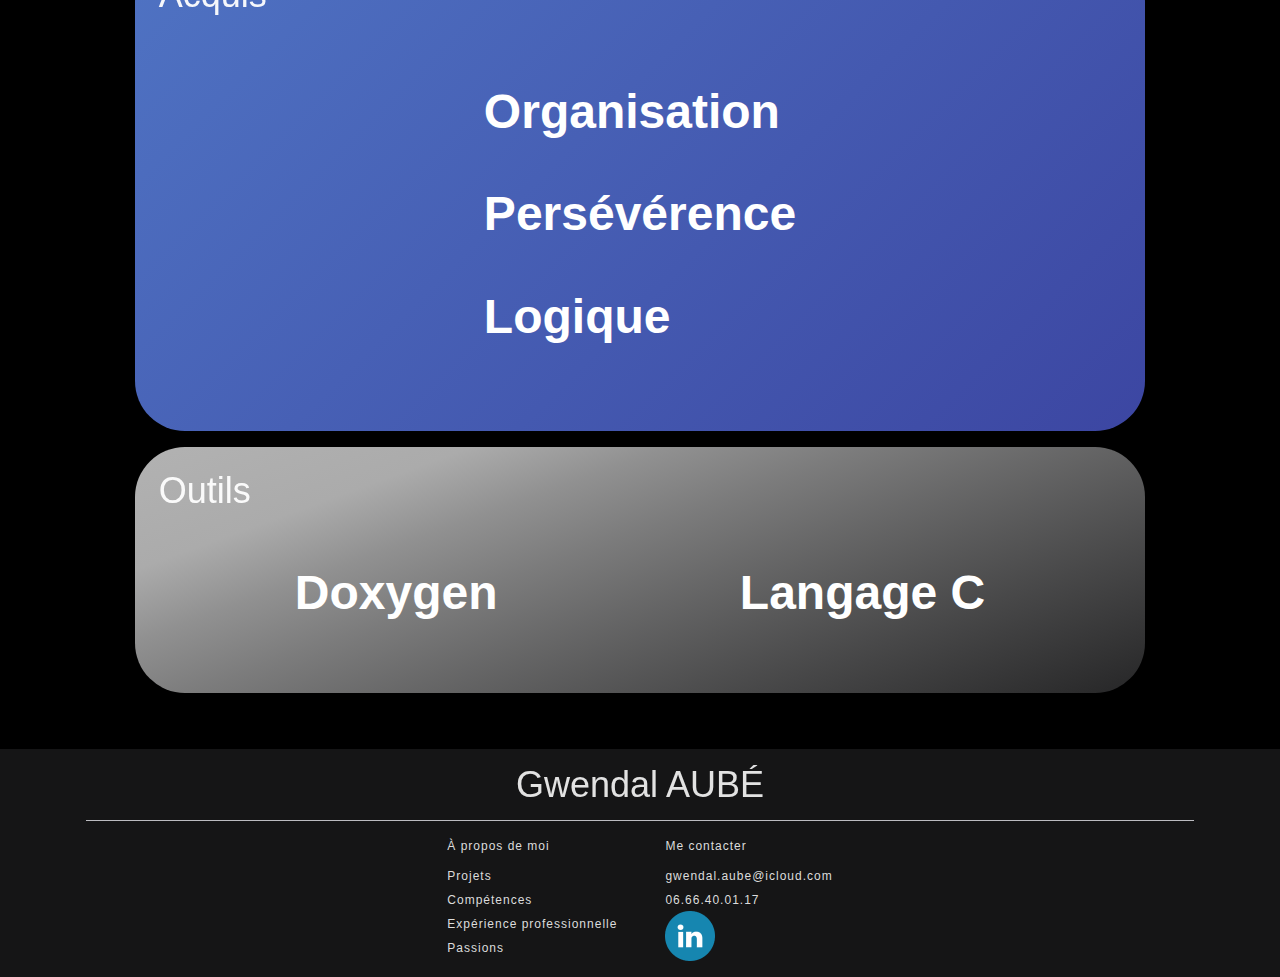
<file: pages/yams.html>
<!DOCTYPE html>
<html lang="fr">
<head>
    <meta charset="UTF-8">
    <title>Portfolio Gwendal - Yams</title>
    <link rel="stylesheet" href="../bootstrap/css/bootstrap.css">
    <link rel="stylesheet" href="../css/base.css">
    <link rel="stylesheet" href="../css/detailProjet.css">
    <link rel="icon" href="../images/logo/favicon.ico">
</head>
<body>
    <!--en tete-->
    <header>
        <nav class="container p-1">
            <ul class="nav justify-content-around align-items-center">
                <li>
                    <a href="../index.html">Gwendal AUBÉ</a>
                </li>
                <li>
                    <a href="projets.html">Projets</a>
                </li>
                <li>
                    <a href="competences.html">Compétences</a>
                </li>
                <li>
                    <a href="experience.html">Expérience professionnelle</a>
                </li>
                <li>
                    <a href="passions.html">Passions</a>
                </li>
            </ul>
        </nav>
    </header>

    <main>
        <!--en tete-->
        <article class="container-fluid p-3 entete">
            <div class="container d-flex justify-content-between align-items-center">
                <h1>Yams</h1>

                <section>
                    <a class="p-2 px-4" href="../index.html#formulaire">Me contacter</a>
                </section>
            </div>
        </article>

        <!--description-->
        <article class="container p-5">
            <article class="d-flex flex-column justify-content-between align-items-center">
<!--                <img class="hapticTronome m-4" src="images/detailProjet/hapticTronome/logo%20hapticTronome.svg" alt="HapticTronome" title="HapticTronome"/>-->
                <h1 class="yams">Jeu de Yams</h1>
                <h2 class="mt-4">Projet IUT</h2>

                <p class="text-center p-md-5 p-2">
                    Le Yams est un projet de réalisation d'un jeu de dés pour 2 jours. J'ai d'abord réalisé une maquette de l'affichage sur la console. Puis j'ai
                    réalisé un cahier de tests pour ensuite écrire le programme principal en pseudo-code. Enfin j'ai développé le jeu en langage C en incluant des commentaires
                    formaté dans le code afin de pouvoir créer une documentation à l'aide de Doxygen. Les difficultés du projets étaient d'appréhender la documentation Doxygen
                    et de bien réfléchir à toutes les fonctionnalités et possibilités de bug lors de la rédaction du cahier de tests et du pseudo-code.
                </p>
            </article>
        </article>

        <!--details-->
        <section class="m-4 d-flex justify-content-center">
            <div class="col-10">
                <div class="row">

                    <!--missions-->
                    <article class="missions col d-flex flex-column align-items-start m-2 p-4">
                        <h2>Missions</h2>

                        <div class="container d-flex justify-content-center">
                            <ul class="nav flex-column m-5">
                                <li class="m-2">Maquetter</li>
                                <li class="m-2">Cahier de tests</li>
                                <li class="m-2">Rédiger pseudo-code</li>
                                <li class="m-2">Développement</li>
                                <li class="m-2">Documenter</li>
                                <li class="m-2">Traces d'exécutions</li>
                            </ul>
                        </div>
                    </article>

                    <!--acquis-->
                    <article class="acquis col d-flex flex-column m-2 p-4">
                        <h2>Acquis</h2>
                        <div class="col d-flex flex-column align-items-center justify-content-center">
                            <div class="container d-flex justify-content-center">
                                <ul class="nav flex-column m-5 justify-content-center">
                                    <li class="m-2">Organisation</li>
                                    <li class="m-2 pt-5">Persévérence</li>
                                    <li class="m-2 pt-5">Logique</li>
                                </ul>
                            </div>
                        </div>
                    </article>
                </div>

                <!--outils-->
                <div class="row">
                    <article class="outils col d-flex flex-column align-items-start m-2 p-4">
                        <h2>Outils</h2>

                        <div class="container d-flex justify-content-around">
                            <ul class="nav flex-column m-5">
                                <li class="m-2">Doxygen</li>
                            </ul>
                            <ul class="nav flex-column m-5">
                                <li class="m-2">Langage C</li>
                            </ul>
                        </div>
                    </article>
                </div>
            </div>
        </section>
    </main>

    <footer class="mt-5">
        <section class="container p-3">

            <h2 class="text-center">Gwendal AUBÉ</h2>

            <hr />

            <section class="d-flex justify-content-center">
                <article class="mx-4">
                    <h3>À propos de moi</h3>

                    <ul class="nav flex-column">
                        <li>
                            <a href="projets.html">Projets</a>
                        </li>
                        <li>
                            <a href="competences.html">Compétences</a>
                        </li>
                        <li>
                            <a href="experience.html">Expérience professionnelle</a>
                        </li>
                        <li>
                            <a href="passions.html">Passions</a>
                        </li>
                    </ul>
                </article>
                <article class="mx-4">
                    <h3>Me contacter</h3>

                    <ul class="nav flex-column">
                        <li>
                            <a href="mailto:gwendal.aube@icloud.com">gwendal.aube@icloud.com</a>
                        </li>
                        <li>
                            <a href="tel:0666400117">06.66.40.01.17</a>
                        </li>
                        <li>
                            <a href="https://www.linkedin.com/in/gwendal-aubé-352461208/">
                                <img src="../images/accueil/Linkedin.png" alt="linkedin" title="linkedin"/>
                            </a>
                        </li>
                    </ul>
                </article>
            </section>
        </section>
    </footer>

</body>
</html>
</file>
<file: css/base.css>
@font-face {
    font-family: 'SF Pro';
    src: url('../fonts/SF-Pro.woff') format('woff');

}

body {
    font-family: 'SF Pro', sans-serif;
    background-color: white;
}

main {
    max-width: 2000px;
}

header {
    background-color: #424242;
    color: #f5f5f7;
    /*padding-left: 20em;*/
    /*padding-right: 20em;*/
}

header li a {
    /*font-size: 12px;*/
    font-size: 0.75em;
    color: #D2D2D7;
    letter-spacing: unset;
}

a {
    color: #0066CC;
    font-weight: normal;
    /*font-size: 17px;*/
    font-size: 1.063em;
    /*line-height: 44px;*/
    line-height: 2.75em;
    text-decoration: none;
    letter-spacing: 1px;
}

a:hover {
    color: #0066cc;
}

nav a {
    color: #f5f5f7;
    text-decoration: none;
    transition: color .10s ease-in-out;
}

nav a:hover {
    color: white;
    text-decoration: none;
}

@keyframes slidein {
    from {
        color: #F5F5F7;
    }

    to {
        color: white;
    }
}

.grid-gray {
    background-color: #fafafd;
}

footer {
    background-color: #F5F5F7;
}

h3 {
    color: #424245;
    /*font-size: 12px;*/
    font-size: 0.75em;
    font-weight: lighter;
    /*line-height: 24px;*/
    line-height: 1.5em;
    letter-spacing: 1px;
}

footer a {
    color: #424245;
    text-decoration: none;
    /*font-size: 12px;*/
    font-size: 0.75em;
    /*line-height: 26.5px;*/
    line-height: 1.656em;
    letter-spacing: 1px;
}

footer a:hover {
    color: #424245;
    text-decoration: none;
}

hr {
    background-color: #d2d2d7;
}

.grid {
    /*min-height: 500px;*/
    min-height: 31.25em;
    /*min-width: 500px;*/
    min-width: 32.25em;
    /*max-width: 829px;*/
    max-width: 51.813em;
}

img {
    /*width: 500px;*/
    width: 32.25em;
    /*max-width: 32.25em;*/
    /*max-height: 32.25em;*/
}

.w-unset {
    width: unset;
    height: unset;
}


.chevron {
    width: unset;
}

footer img {
    width: unset;
    height: unset;
}

h1 {
    /*font-size: 46px;*/
    font-size: 2.875em;
    line-height: 34px;
    /*line-height: 2.125em;*/
}

h2 {
    /*font-size: 30px;*/
    font-size: 1.875em;
    /*line-height: 34px;*/
    line-height: 2.125em;
}

p {
    /*font-size: 18px;*/
    font-size: 1.125em;
    /*line-height: 30px;*/
    line-height: 1.875em;
}

.p-secondaire {
    /*font-size: 14px;*/
    font-size: 0.875em;
    /*line-height: 34px;*/
    line-height: 2.125em;
    letter-spacing: 1px;
}

.cv {
    /*font-size:12px;*/
    font-size: 0.75em;
    /*line-height: 34px;*/
    line-height: 2.125em;
}

@media screen and (max-width: 768px) {
    .gwendal {
        /*width: 200px;*/
        width: 12.5em;
    }

    h1 {
        /*font-size: 40px;*/
        font-size: 2.5em;
    }
}

@media screen and (max-width: 576px) {
    .gwendal {
        /*width: 150px;*/
        width: 9.375em;
    }
}
</file>
<file: css/competences.css>
body {
    background-color: #fafafd;
}

main h3, main p, main a {
    /*line-height: 25px;*/
    line-height: 1.563em;
}

main p {
    /*size: 21px;*/
    font-size: 1.313em;
}

main > article section a:hover {
    color: #0066cc;
}

.entete section a {
    color: white;
    background-color: #0071E3;
    border-radius: 20px;
}

.entete section a:hover {
    color: white;
    text-decoration: none;
}

.entete {
    border-bottom: 1px solid #D2D2D7;
}

main section article{
    background-color: white;
}

img {
    /*width: 300px;*/
    width: 18.75em;
    height: 18.75em;
}
</file>
<file: css/experience.css>
body {
    background-color: #fafafd;
}

main h3, main p, main a {
    /*line-height: 25px;*/
    line-height: 1.563em;
}

main p {
    /*size: 21px;*/
    font-size: 1.313em;
}

main > article section a {
    color: white;
    background-color: #0071E3;
    border-radius: 20px;

}

main > article section a:hover {
    color: white;
    background-color: #0071E3;
    border-radius: 20px;
    text-decoration: none;
}

main > article {
    border-bottom: 1px solid #D2D2D7;
}

.p-secondaire {
    /*line-height: 30px;*/
    line-height: 1.875em;
}

img {
    /*width: 150px;*/
    width: 9.375em;
}

@media screen and (max-width: 992px) {
    h1 {
        /*font-size: 36px;*/
        font-size: 2.25em;
    }
}

@media screen and (max-width: 768px) {
    h1 {
        /*font-size: 26px;*/
        font-size: 1.625em;
    }

    h2 {
        /*font-size: 25px;*/
        font-size: 1.563em;
    }
    
}
</file>
<file: css/detailProjet.css>
body, header {
    background-color: black;
    color: white;
}

.entete, footer {
    background-color: #151516;
}


h2 {
    color: white;
    opacity: 95%;
    /*font-size: 36px;*/
    font-size: 2.25em;
    line-height: 110%;
}

.entete h1, footer h2 {
    color: #ededed;
}

main > article section a {
    color: white;
    background-color: #0071E3;
    border-radius: 20px;

}

main > article section a:hover {
    color: white;
    background-color: #0071E3;
    border-radius: 20px;
    text-decoration: none;
}

.entete {
    border-bottom: 1px solid #3d3d3d;
}

footer a, footer h3 {
    color: #dcdcdc;
}

p {
    opacity: 60%;
    /*font-size: 36px;*/
    font-size: 2.25em;
    line-height: 110%;
}

img {
    fill: white;
}

main ul {
    /*font-size: 48px;*/
    font-size: 3em;
    font-weight: bolder;
    line-height: 80%;
    margin-bottom: 8em;
}

main section article {
    border-radius: 50px;
}

.missions {
    background: linear-gradient(135deg, #efcd24, #e85006);
}

.acquis {
    background: linear-gradient(135deg, #4F73C3, #3C46A2);
}
.outils {
    background: linear-gradient(160deg, #b2b2b2, #ABABAB 20%, 55%, #262627);
}

.hapticTronome {
    width: 30%;
}

.yams {
    font-size: 8em;
    font-weight: bolder;
    line-height: 110%;
    background: linear-gradient(100deg, #D676EB, 40%, #8227FF);
    -webkit-text-fill-color: transparent;
    -webkit-background-clip: text;
}

.hoursChecking {
    font-size: 8em;
    font-weight: bolder;
    line-height: 110%;
    background: linear-gradient(2deg, #ddd9f1, 55%, #113fee);
    -webkit-text-fill-color: transparent;
    -webkit-background-clip: text;
}


@media screen and (min-width: 992px) {
    .missions, .acquis {
        /*min-height: 300px;*/
        min-height: 30em;
    }
}

@media screen and (max-width: 992px) {
    h2 {
        /*font-size: 30px;*/
        font-size: 1.875em;
        /*line-height: 34px;*/
        line-height: 2.125em;
    }

    p {
        /*font-size: 26px;*/
        font-size: 1.625em;
    }

    main ul {
        /*font-size: 34px;*/
        font-size: 2.125em;
        font-weight: bolder;
        line-height: 80%;
        margin-bottom: 0;
    }

    .missions, .acquis, .outils {
        /*min-height: 300px;*/
        /*min-height: 22.75em;*/
    }
}

@media screen and (max-width: 768px) {
    p {
        /*font-size: 28px;*/
        font-size: 1.75em;
    }

    .missions, .acquis, .outils {
        /*min-height: 300px;*/
        /*min-height: 18.75em;*/
    }

    .hoursChecking {
        font-size: 3.5em;
        line-height: 80%;
    }
}
</file>
<file: css/projets.css>
body {
    background-color: #fafafd;
}

main h3, main p, main a {
    /*line-height: 25px;*/
    line-height: 1.563em;
}

main p {
    /*size: 21px;*/
    font-size: 1.313;
}

main > article section a {
    color: white;
    background-color: #0071E3;
    border-radius: 20px;
}

main > article section a:hover {
    color: white;
    background-color: #0071E3;
    border-radius: 20px;
    text-decoration: none;
}

main > article {
    border-bottom: 1px solid #D2D2D7;
}

main section article{
    background-color: white;
}
</file>
